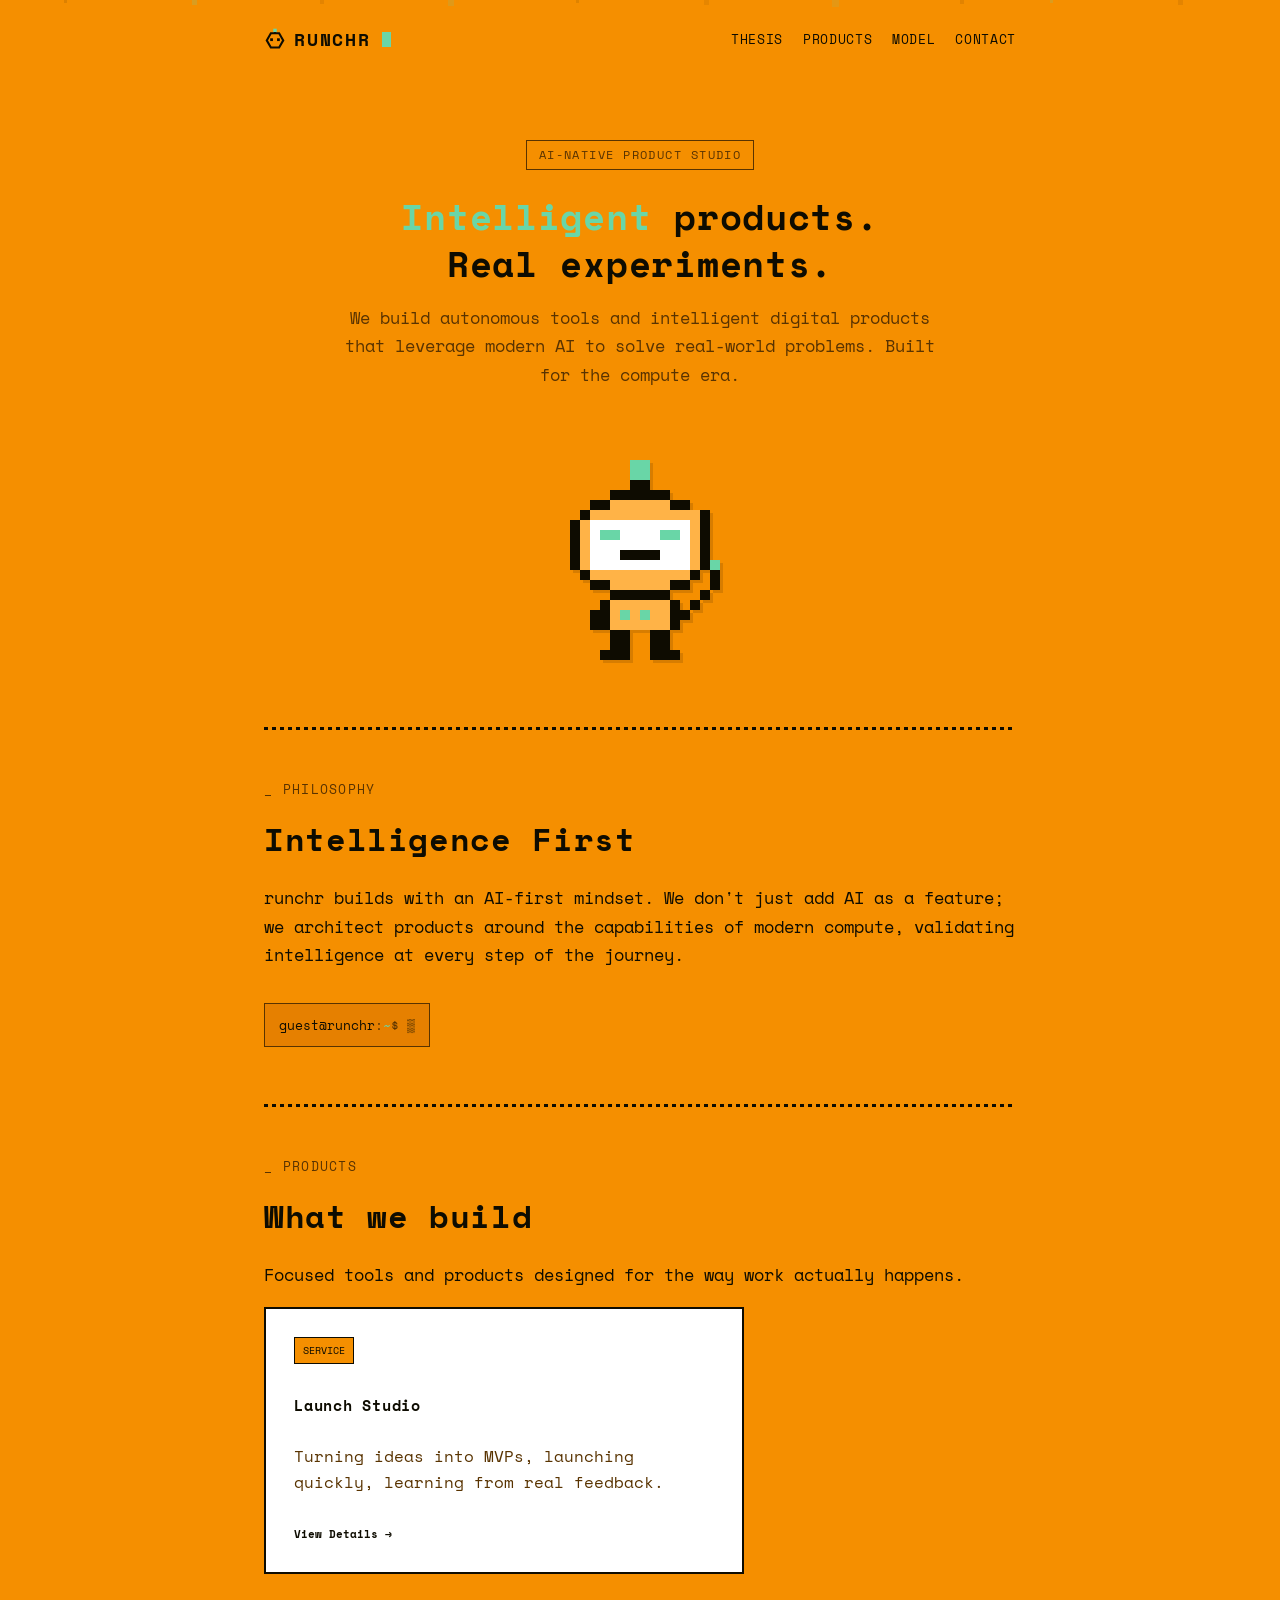
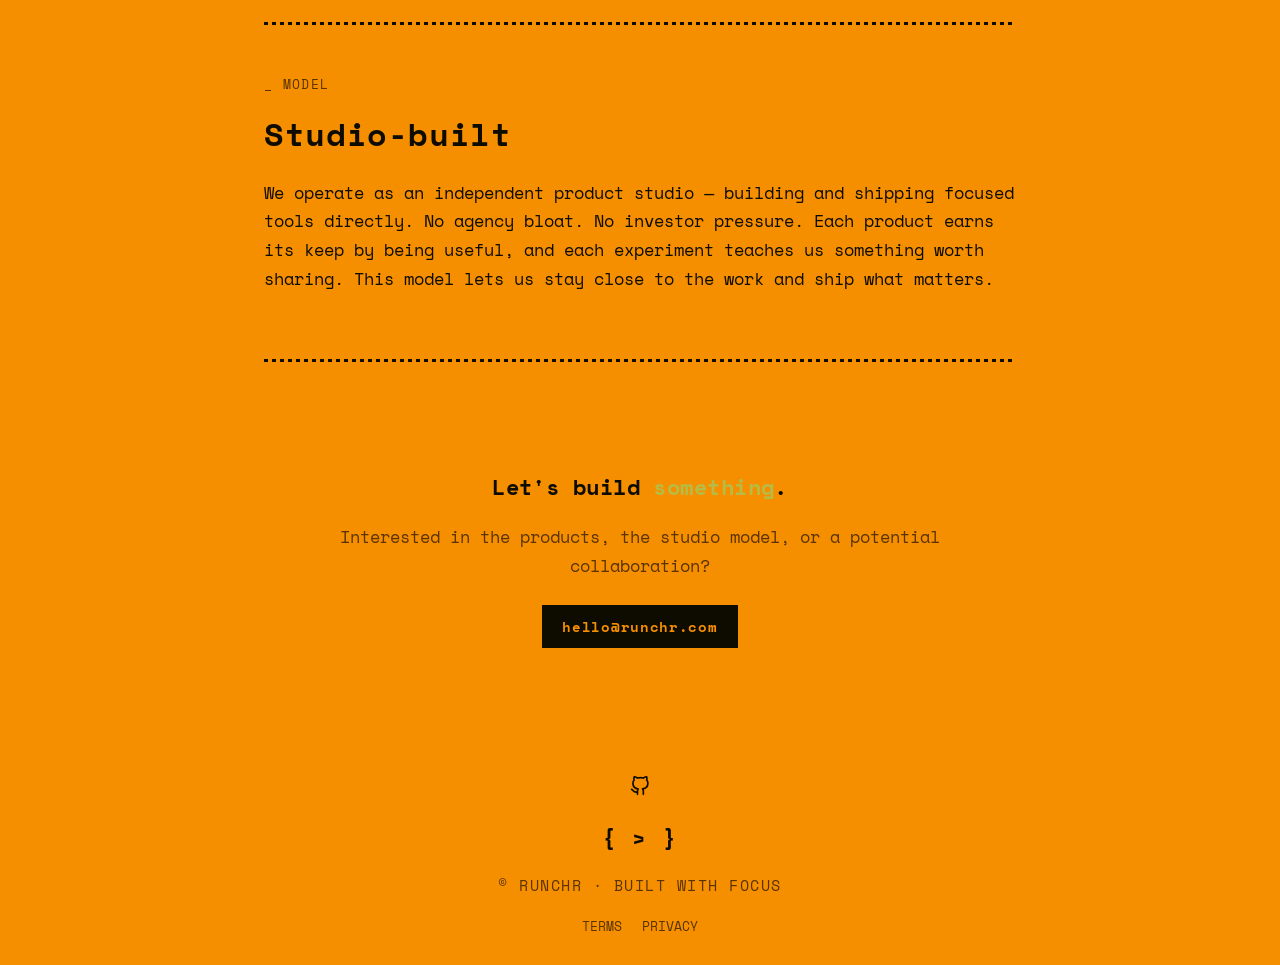
<file: index.html>
<!DOCTYPE html>
<html lang="en">
<head>
<meta charset="UTF-8">
<meta name="viewport" content="width=device-width,initial-scale=1">
<title>⬡ runchr</title>
<meta name="description" content="runchr is an independent product studio building focused tools, products, and experiments.">
<link rel="icon" type="image/svg+xml" href="assets/favicon.svg">
<link rel="stylesheet" href="assets/style.css">
</head>
<body>
<div class="particles">
<span></span><span></span><span></span><span></span><span></span>
<span></span><span></span><span></span><span></span><span></span>
</div>
<div class="wrap">

<header class="site-header">
<a class="logo" href="index.html" aria-label="runchr home">
<svg class="logo-mark" viewBox="0 0 32 32" aria-hidden="true" focusable="false"><rect class="lm-accent" x="13.5" y="1" width="5" height="5"/><rect x="14.5" y="6" width="3" height="2.5" fill="currentColor"/><path d="M28 18L22 28.39L10 28.39L4 18L10 7.61L22 7.61Z" fill="none" stroke="currentColor" stroke-width="3"/><rect x="9" y="15" width="4" height="4" fill="currentColor"/><rect x="19" y="15" width="4" height="4" fill="currentColor"/></svg>
<span>RUNCHR</span><span class="logo-cursor" aria-hidden="true"></span>
</a>
<nav class="nav">
<a href="#thesis">THESIS</a>
<a href="#products">PRODUCTS</a>
<a href="#model">MODEL</a>
<a href="#contact">CONTACT</a>
</nav>
</header>

<main>
<section class="hero">
<div class="hero-badge">AI-NATIVE PRODUCT STUDIO</div>
<h1>
<span class="highlight-accent">Intelligent</span> products.<br>
<span class="highlight-accent-alt">Real</span> experiments.
</h1>
<p class="hero-copy">We build autonomous tools and intelligent digital products that leverage modern AI to solve real-world problems. Built for the compute era.</p>
<picture>
<source srcset="assets/runchr-bot.png" media="(prefers-reduced-motion: reduce)">
<img class="hero-mascot" src="assets/runchr-bot.gif" alt="runchr robot mascot" width="200" height="240">
</picture>
</section>

<div class="pixel-divider"></div>

<section class="thesis-section" id="thesis">
<div class="section-label">_ PHILOSOPHY</div>
<h2 class="section-title">Intelligence First</h2>
<p>runchr builds with an AI-first mindset. We don't just add AI as a feature; we architect products around the capabilities of modern compute, validating intelligence at every step of the journey.</p>
<div class="cmd-prompt">
<span style="color:var(--accent)">guest@runchr</span>:<span style="color:var(--accent-alt)">~</span>$ <span class="cursor-blink">▒</span>
</div>
</section>

<div class="pixel-divider"></div>

<section class="products" id="products">
<div class="section-label">_ PRODUCTS</div>
<h2 class="section-title">What we build</h2>
<p>Focused tools and products designed for the way work actually happens.</p>
<div class="card" style="max-width:480px;">
<div class="badge">SERVICE</div>
<h3>Launch Studio</h3>
<p>Turning ideas into MVPs, launching quickly, learning from real feedback.</p>
<a class="card-link" href="services/launch-studio/index.html">View Details →</a>
</div>
</section>

<div class="pixel-divider"></div>

<section class="model-section" id="model">
<div class="section-label">_ MODEL</div>
<h2 class="section-title">Studio-built</h2>
<p>We operate as an independent product studio — building and shipping focused tools directly. No agency bloat. No investor pressure. Each product earns its keep by being useful, and each experiment teaches us something worth sharing. This model lets us stay close to the work and ship what matters.</p>
</section>

<div class="pixel-divider"></div>

<section class="contact-section" id="contact">
<div class="contact-card">
<h2>Let's build <span style="color:var(--magenta)">something</span>.</h2>
<p>Interested in the products, the studio model, or a potential collaboration?</p>
<a class="contact-email" href="mailto:hello@runchr.com">hello@runchr.com</a>
</div>
</section>
</main>

<footer class="site-footer">
<div class="footer-links">
<a href="https://github.com/runchr-works" target="_blank" rel="noopener" aria-label="GitHub">
<svg width="20" height="20" viewBox="0 0 24 24" fill="none" stroke="currentColor" stroke-width="2" stroke-linecap="round" stroke-linejoin="round"><path d="M9 19c-5 1.5-5-2.5-7-3m14 6v-3.87a3.37 3.37 0 0 0-.94-2.61c3.14-.35 6.44-1.54 6.44-7A5.44 5.44 0 0 0 20 4.77 5.07 5.07 0 0 0 19.91 1S18.73.65 16 2.48a13.38 13.38 0 0 0-7 0C6.27.65 5.09 1 5.09 1A5.07 5.07 0 0 0 5 4.77a5.44 5.44 0 0 0-1.5 3.78c0 5.42 3.3 6.61 6.44 7A3.37 3.37 0 0 0 9 18.13V22"></path></svg>
</a>
</div>
<div class="brand-glyphs" aria-hidden="true">{ <span>&gt;</span> }</div>
<div class="footer-meta">&copy; RUNCHR &middot; BUILT WITH FOCUS</div>
<div class="footer-legal">
<a href="terms/index.html">TERMS</a>
<a href="privacy/index.html">PRIVACY</a>
</div>
</footer>

</div>
</body>
</html>
</file>
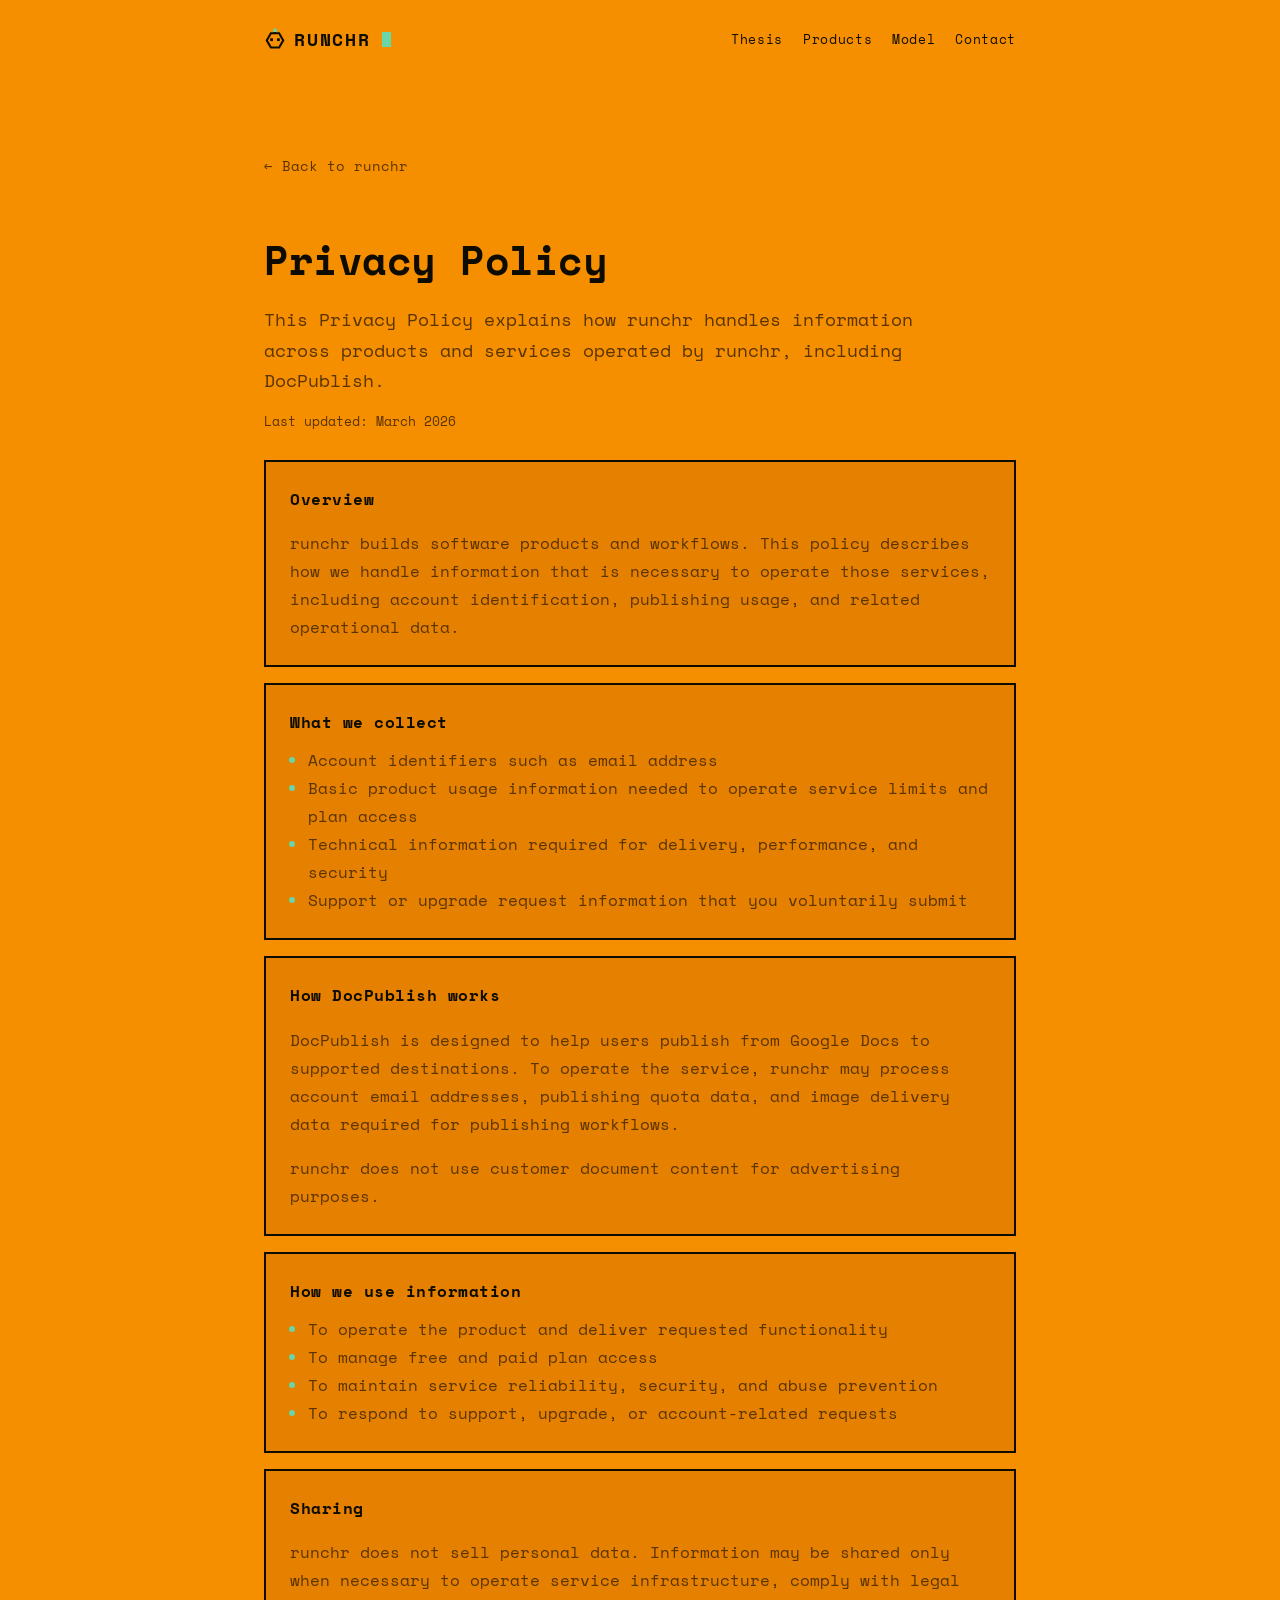
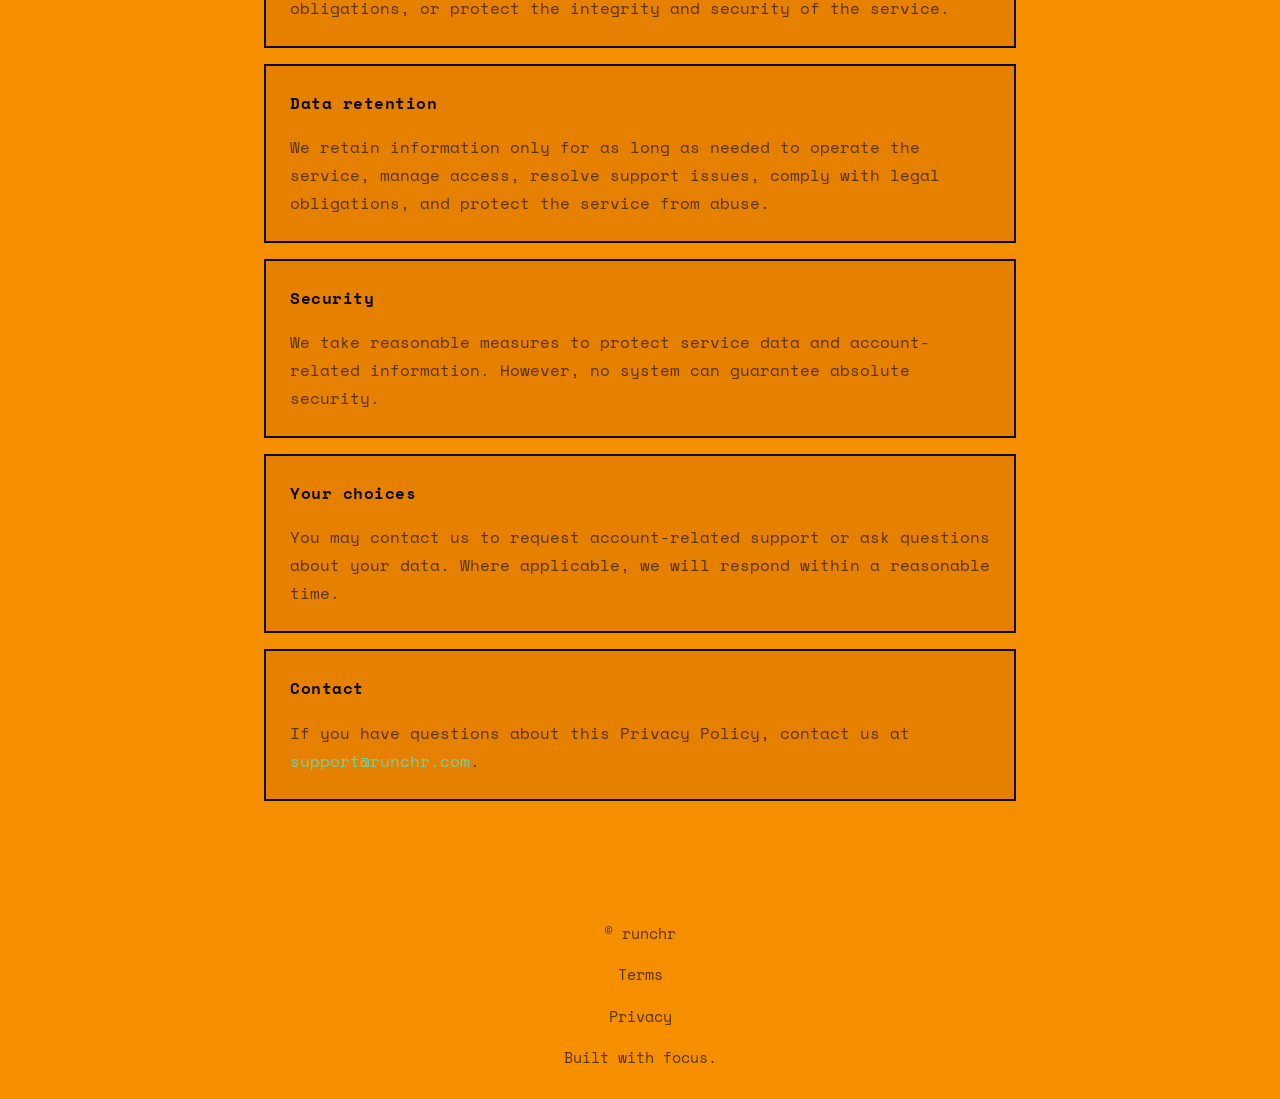
<file: privacy/index.html>
<!DOCTYPE html>
<html lang="en">

<head>
  <meta charset="UTF-8" />
  <meta name="viewport" content="width=device-width,initial-scale=1" />
  <title>Privacy Policy — runchr</title>
  <meta name="description" content="Privacy Policy for services operated by runchr, including DocPublish." />
  <link rel="icon" type="image/svg+xml" href="../assets/favicon.svg" />
  <link rel="stylesheet" href="../assets/style.css" />
    <style>
    .legal-wrap {
      max-width: 860px;
      margin: 0 auto;
      padding: 40px 0 80px;
    }
    .legal-hero { margin: 32px 0 28px; }
    .back-link { display: inline-block; margin-bottom: 20px; color: var(--text-dim); font-size: 14px; }
    .back-link:hover { color: var(--cyan); }
    .eyebrow { font-size: 11px; letter-spacing: 0.08em; text-transform: uppercase; color: var(--yellow); margin-bottom: 10px; font-family: 'Space Mono', monospace; }
    .legal-title { margin: 0 0 10px; font-size: clamp(28px, 4vw, 40px); font-family: 'Space Mono', monospace; letter-spacing: 0.5px; }
    .legal-desc { max-width: 720px; line-height: 1.7; color: var(--text-dim); margin: 0; font-size: 18px; }
    .legal-note { margin-top: 14px; font-size: 13px; color: var(--text-dim); }
    .legal-sections { display: grid; gap: 16px; margin-top: 28px; }
    .legal-card {
      border: 2px solid var(--border);
      padding: 24px;
      background: var(--bg-panel);
      box-shadow: inset -2px -2px 0 0 var(--shadow), inset 2px 2px 0 0 var(--border-hi), -2px -2px 0 0 var(--shadow), 2px 2px 0 0 var(--border-hi);
    }
    .legal-card h2 { margin: 0 0 10px; font-size: 16px; font-family: 'Space Mono', monospace; letter-spacing: 0.5px; }
    .legal-card p, .legal-card li { line-height: 1.75; color: var(--text-dim); font-size: 16px; }
    .legal-card ul { margin: 0; padding-left: 18px; }
    .legal-card li::marker { color: var(--cyan); }
    .legal-card p:last-child, .legal-card ul:last-child { margin-bottom: 0; }
    .legal-card a { color: var(--cyan); }
    .legal-card a:hover { color: var(--magenta); }
    @media (max-width: 720px) {
      .legal-title { font-size: 28px; }
    }
  </style>
</head>

<body>
  <div class="wrap">
    <header class="site-header">
      <a class="logo" href="../index.html" aria-label="runchr home">
        <svg class="logo-mark" viewBox="0 0 32 32" aria-hidden="true" focusable="false"><rect class="lm-accent" x="13.5" y="1" width="5" height="5"/><rect x="14.5" y="6" width="3" height="2.5" fill="currentColor"/><path d="M28 18L22 28.39L10 28.39L4 18L10 7.61L22 7.61Z" fill="none" stroke="currentColor" stroke-width="3"/><rect x="9" y="15" width="4" height="4" fill="currentColor"/><rect x="19" y="15" width="4" height="4" fill="currentColor"/></svg>
<span>RUNCHR</span><span class="logo-cursor" aria-hidden="true"></span>
      </a>
      <nav class="nav">
        <a href="../index.html#thesis">Thesis</a>
        <a href="../index.html#products">Products</a>
        <a href="../index.html#model">Model</a>
        <a href="../index.html#contact">Contact</a>
      </nav>
    </header>

    <main class="legal-wrap">
      <section class="legal-hero">
        <a class="back-link" href="../index.html">← Back to runchr</a>
        <div class="eyebrow">Legal</div>
        <h1 class="legal-title">Privacy Policy</h1>
        <p class="legal-desc">
          This Privacy Policy explains how runchr handles information across products and services
          operated by runchr, including DocPublish.
        </p>
        <div class="legal-note">Last updated: March 2026</div>
      </section>

      <section class="legal-sections">
        <div class="legal-card">
          <h2>Overview</h2>
          <p>
            runchr builds software products and workflows. This policy describes how we handle
            information that is necessary to operate those services, including account identification,
            publishing usage, and related operational data.
          </p>
        </div>

        <div class="legal-card">
          <h2>What we collect</h2>
          <ul>
            <li>Account identifiers such as email address</li>
            <li>Basic product usage information needed to operate service limits and plan access</li>
            <li>Technical information required for delivery, performance, and security</li>
            <li>Support or upgrade request information that you voluntarily submit</li>
          </ul>
        </div>

        <div class="legal-card">
          <h2>How DocPublish works</h2>
          <p>
            DocPublish is designed to help users publish from Google Docs to supported destinations.
            To operate the service, runchr may process account email addresses, publishing quota data,
            and image delivery data required for publishing workflows.
          </p>
          <p>
            runchr does not use customer document content for advertising purposes.
          </p>
        </div>

        <div class="legal-card">
          <h2>How we use information</h2>
          <ul>
            <li>To operate the product and deliver requested functionality</li>
            <li>To manage free and paid plan access</li>
            <li>To maintain service reliability, security, and abuse prevention</li>
            <li>To respond to support, upgrade, or account-related requests</li>
          </ul>
        </div>

        <div class="legal-card">
          <h2>Sharing</h2>
          <p>
            runchr does not sell personal data. Information may be shared only when necessary to
            operate service infrastructure, comply with legal obligations, or protect the integrity
            and security of the service.
          </p>
        </div>

        <div class="legal-card">
          <h2>Data retention</h2>
          <p>
            We retain information only for as long as needed to operate the service, manage access,
            resolve support issues, comply with legal obligations, and protect the service from abuse.
          </p>
        </div>

        <div class="legal-card">
          <h2>Security</h2>
          <p>
            We take reasonable measures to protect service data and account-related information.
            However, no system can guarantee absolute security.
          </p>
        </div>

        <div class="legal-card">
          <h2>Your choices</h2>
          <p>
            You may contact us to request account-related support or ask questions about your data.
            Where applicable, we will respond within a reasonable time.
          </p>
        </div>

        <div class="legal-card">
          <h2>Contact</h2>
          <p>
            If you have questions about this Privacy Policy, contact us at
            <a href="mailto:admin@runchr.com">support@runchr.com</a>.
          </p>
        </div>
      </section>
    </main>

    <footer class="site-footer">
            <span>© runchr</span>
            <span><a href="https://runchr.com/terms">Terms</a></span>
            <span><a href="https://runchr.com/privacy">Privacy</a></span>
            <span>Built with focus.</span>
        </footer>
  </div>
</body>

</html>
</file>
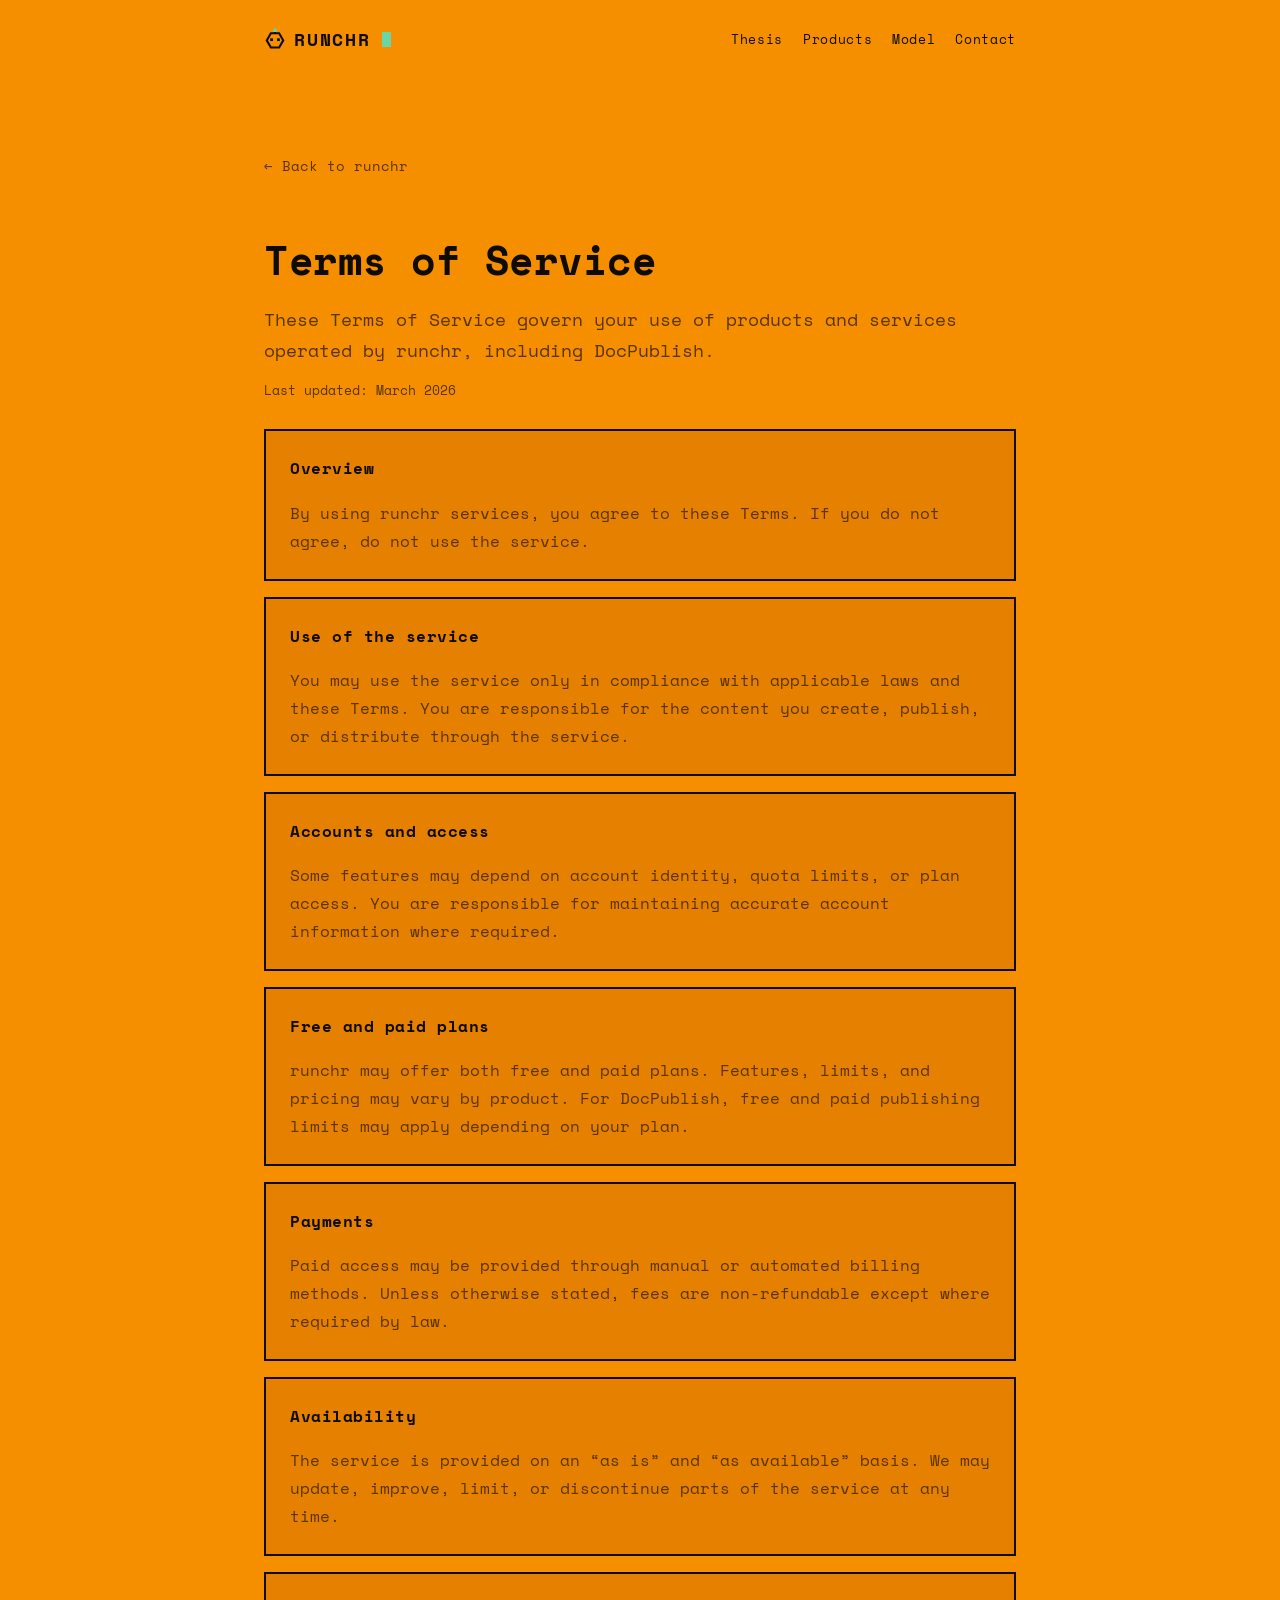
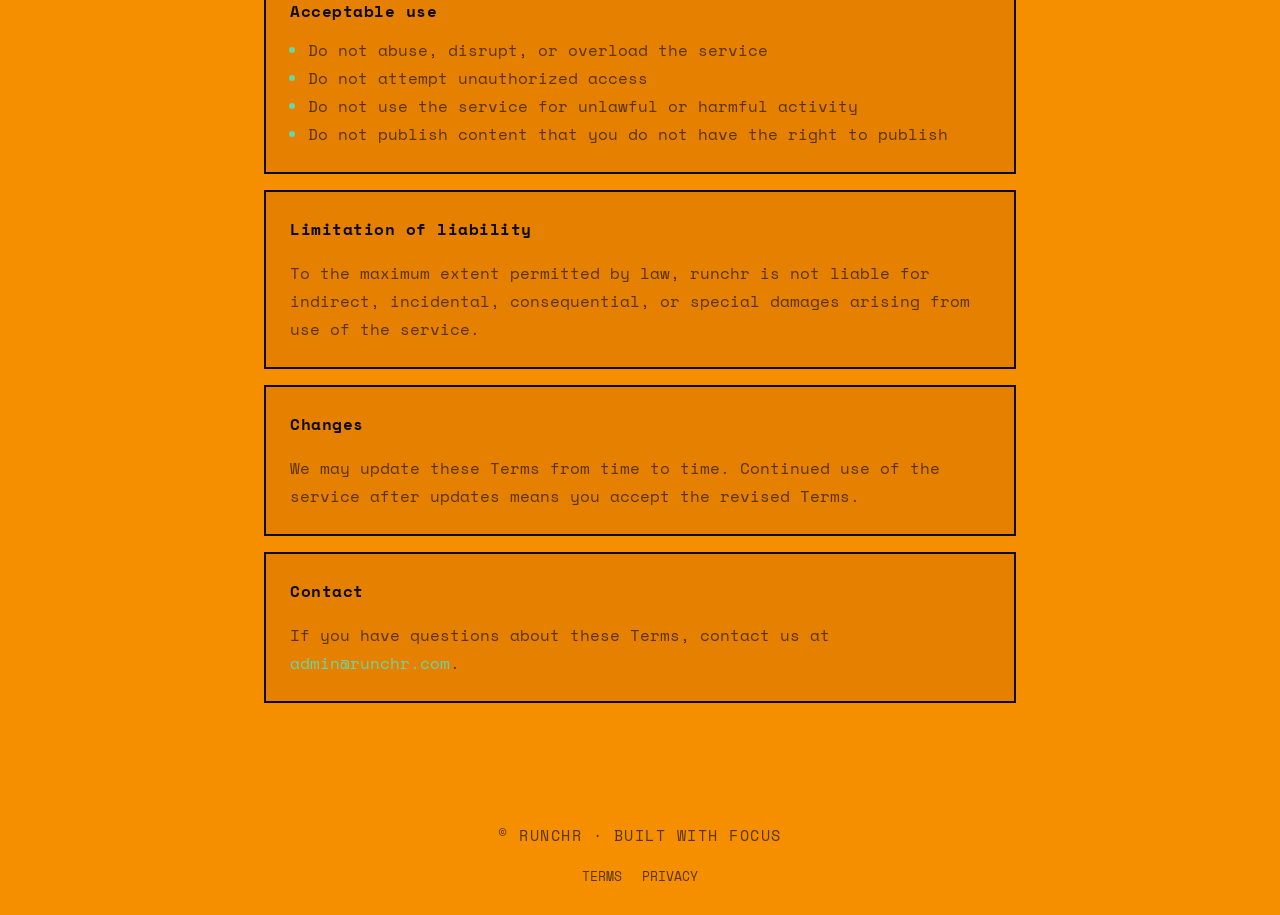
<file: terms/index.html>
<!DOCTYPE html>
<html lang="en">

<head>
  <meta charset="UTF-8" />
  <meta name="viewport" content="width=device-width,initial-scale=1" />
  <title>Terms of Service — runchr</title>
  <meta name="description" content="Terms of Service for services operated by runchr, including DocPublish." />
  <link rel="icon" type="image/svg+xml" href="../assets/favicon.svg" />
  <link rel="stylesheet" href="../assets/style.css" />
    <style>
    .legal-wrap {
      max-width: 860px;
      margin: 0 auto;
      padding: 40px 0 80px;
    }
    .legal-hero { margin: 32px 0 28px; }
    .back-link { display: inline-block; margin-bottom: 20px; color: var(--text-dim); font-size: 14px; }
    .back-link:hover { color: var(--cyan); }
    .eyebrow { font-size: 11px; letter-spacing: 0.08em; text-transform: uppercase; color: var(--yellow); margin-bottom: 10px; font-family: 'Space Mono', monospace; }
    .legal-title { margin: 0 0 10px; font-size: clamp(28px, 4vw, 40px); font-family: 'Space Mono', monospace; letter-spacing: 0.5px; }
    .legal-desc { max-width: 720px; line-height: 1.7; color: var(--text-dim); margin: 0; font-size: 18px; }
    .legal-note { margin-top: 14px; font-size: 13px; color: var(--text-dim); }
    .legal-sections { display: grid; gap: 16px; margin-top: 28px; }
    .legal-card {
      border: 2px solid var(--border);
      padding: 24px;
      background: var(--bg-panel);
      box-shadow: inset -2px -2px 0 0 var(--shadow), inset 2px 2px 0 0 var(--border-hi), -2px -2px 0 0 var(--shadow), 2px 2px 0 0 var(--border-hi);
    }
    .legal-card h2 { margin: 0 0 10px; font-size: 16px; font-family: 'Space Mono', monospace; letter-spacing: 0.5px; }
    .legal-card p, .legal-card li { line-height: 1.75; color: var(--text-dim); font-size: 16px; }
    .legal-card ul { margin: 0; padding-left: 18px; }
    .legal-card li::marker { color: var(--cyan); }
    .legal-card p:last-child, .legal-card ul:last-child { margin-bottom: 0; }
    .legal-card a { color: var(--cyan); }
    .legal-card a:hover { color: var(--magenta); }
    @media (max-width: 720px) {
      .legal-title { font-size: 28px; }
    }
  </style>
</head>

<body>
  <div class="wrap">
    <header class="site-header">
      <a class="logo" href="../index.html" aria-label="runchr home">
        <svg class="logo-mark" viewBox="0 0 32 32" aria-hidden="true" focusable="false"><rect class="lm-accent" x="13.5" y="1" width="5" height="5"/><rect x="14.5" y="6" width="3" height="2.5" fill="currentColor"/><path d="M28 18L22 28.39L10 28.39L4 18L10 7.61L22 7.61Z" fill="none" stroke="currentColor" stroke-width="3"/><rect x="9" y="15" width="4" height="4" fill="currentColor"/><rect x="19" y="15" width="4" height="4" fill="currentColor"/></svg>
<span>RUNCHR</span><span class="logo-cursor" aria-hidden="true"></span>
      </a>
      <nav class="nav">
        <a href="../index.html#thesis">Thesis</a>
        <a href="../index.html#products">Products</a>
        <a href="../index.html#model">Model</a>
        <a href="../index.html#contact">Contact</a>
      </nav>
    </header>

    <main class="legal-wrap">
      <section class="legal-hero">
        <a class="back-link" href="../index.html">← Back to runchr</a>
        <div class="eyebrow">Legal</div>
        <h1 class="legal-title">Terms of Service</h1>
        <p class="legal-desc">
          These Terms of Service govern your use of products and services operated by runchr,
          including DocPublish.
        </p>
        <div class="legal-note">Last updated: March 2026</div>
      </section>

      <section class="legal-sections">
        <div class="legal-card">
          <h2>Overview</h2>
          <p>
            By using runchr services, you agree to these Terms. If you do not agree, do not use the service.
          </p>
        </div>

        <div class="legal-card">
          <h2>Use of the service</h2>
          <p>
            You may use the service only in compliance with applicable laws and these Terms.
            You are responsible for the content you create, publish, or distribute through the service.
          </p>
        </div>

        <div class="legal-card">
          <h2>Accounts and access</h2>
          <p>
            Some features may depend on account identity, quota limits, or plan access.
            You are responsible for maintaining accurate account information where required.
          </p>
        </div>

        <div class="legal-card">
          <h2>Free and paid plans</h2>
          <p>
            runchr may offer both free and paid plans. Features, limits, and pricing may vary by product.
            For DocPublish, free and paid publishing limits may apply depending on your plan.
          </p>
        </div>

        <div class="legal-card">
          <h2>Payments</h2>
          <p>
            Paid access may be provided through manual or automated billing methods. Unless otherwise stated,
            fees are non-refundable except where required by law.
          </p>
        </div>

        <div class="legal-card">
          <h2>Availability</h2>
          <p>
            The service is provided on an “as is” and “as available” basis. We may update, improve,
            limit, or discontinue parts of the service at any time.
          </p>
        </div>

        <div class="legal-card">
          <h2>Acceptable use</h2>
          <ul>
            <li>Do not abuse, disrupt, or overload the service</li>
            <li>Do not attempt unauthorized access</li>
            <li>Do not use the service for unlawful or harmful activity</li>
            <li>Do not publish content that you do not have the right to publish</li>
          </ul>
        </div>

        <div class="legal-card">
          <h2>Limitation of liability</h2>
          <p>
            To the maximum extent permitted by law, runchr is not liable for indirect, incidental,
            consequential, or special damages arising from use of the service.
          </p>
        </div>

        <div class="legal-card">
          <h2>Changes</h2>
          <p>
            We may update these Terms from time to time. Continued use of the service after updates
            means you accept the revised Terms.
          </p>
        </div>

        <div class="legal-card">
          <h2>Contact</h2>
          <p>
            If you have questions about these Terms, contact us at
            <a href="mailto:support@runchr.com">admin@runchr.com</a>.
          </p>
        </div>
      </section>
    </main>

        <footer class="site-footer">
            <div class="footer-meta">© RUNCHR · BUILT WITH FOCUS</div>
            <div class="footer-legal">
                <a href="../terms/index.html">TERMS</a>
                <a href="../privacy/index.html">PRIVACY</a>
            </div>
        </footer>
  </div>
</body>

</html>
</file>
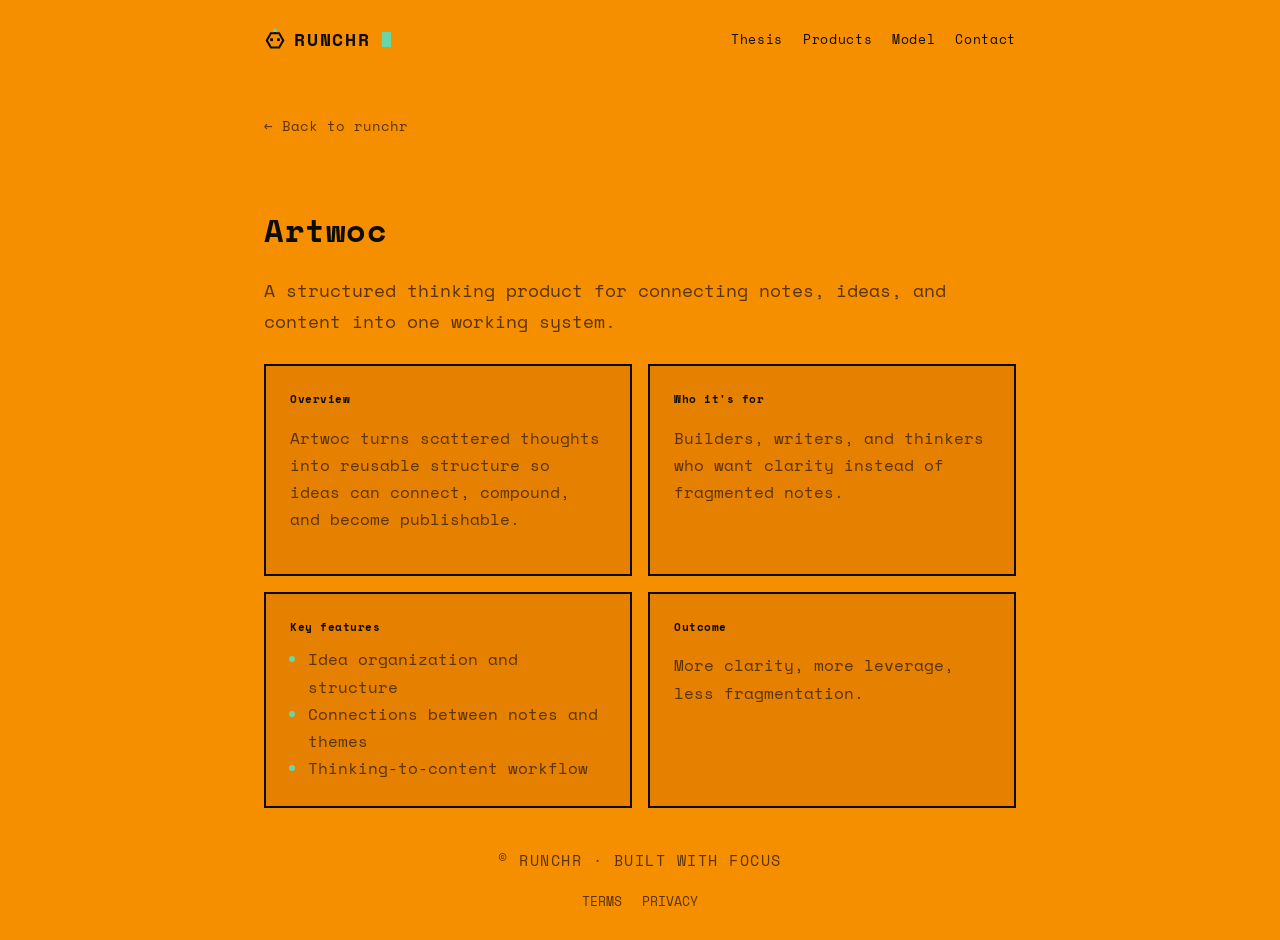
<file: services/artwoc/index.html>
<!DOCTYPE html>
<html lang="en">

<head>
    <meta charset="UTF-8">
    <meta name="viewport" content="width=device-width,initial-scale=1">
    <title>Artwoc — runchr</title>
    <meta name="description"
        content="A structured thinking product for connecting notes, ideas, and content into one working system.">
    <link rel="icon" type="image/svg+xml" href="../../assets/favicon.svg">
    <link rel="stylesheet" href="../../assets/style.css">
<style>
.service-hero { margin: 32px 0 28px; }
.service-title { margin-bottom: 12px; font-family: 'Space Mono', monospace; font-size: clamp(20px, 3vw, 32px); letter-spacing: 0.5px; }
.service-desc { max-width: 760px; line-height: 1.7; font-size: 18px; color: var(--text-dim); }
.eyebrow { font-size: 11px; letter-spacing: 0.08em; text-transform: uppercase; color: var(--yellow); margin-bottom: 10px; font-family: 'Space Mono', monospace; }
.back-link { display: inline-block; margin-bottom: 20px; color: var(--text-dim); font-size: 14px; }
.back-link:hover { color: var(--cyan); }
.service-grid {
  display: grid;
  grid-template-columns: repeat(2, minmax(0, 1fr));
  gap: 16px;
  margin-top: 18px;
}
.service-card {
  border: 2px solid var(--border);
  padding: 24px;
  background: var(--bg-panel);
  box-shadow: inset -2px -2px 0 0 var(--shadow), inset 2px 2px 0 0 var(--border-hi), -2px -2px 0 0 var(--shadow), 2px 2px 0 0 var(--border-hi);
}
.service-card h3 { margin-top: 0; margin-bottom: 10px; font-family: 'Space Mono', monospace; font-size: 11px; letter-spacing: 0.5px; }
.service-card p, .service-card li { line-height: 1.7; color: var(--text-dim); font-size: 16px; }
.service-card ul { margin: 0; padding-left: 18px; }
.service-card li::marker { color: var(--cyan); }
@media (max-width: 700px) {
  .service-grid { grid-template-columns: 1fr; }
}
</style>
</head>

<body>
    <div class="wrap service-wrap">
        <header class="site-header"><a class="logo" href="../../index.html" aria-label="runchr home"><svg class="logo-mark" viewBox="0 0 32 32" aria-hidden="true" focusable="false"><rect class="lm-accent" x="13.5" y="1" width="5" height="5"/><rect x="14.5" y="6" width="3" height="2.5" fill="currentColor"/><path d="M28 18L22 28.39L10 28.39L4 18L10 7.61L22 7.61Z" fill="none" stroke="currentColor" stroke-width="3"/><rect x="9" y="15" width="4" height="4" fill="currentColor"/><rect x="19" y="15" width="4" height="4" fill="currentColor"/></svg>
<span>RUNCHR</span><span class="logo-cursor" aria-hidden="true"></span></a>
            <nav class="nav"><a href="../../index.html#thesis">Thesis</a><a
                    href="../../index.html#products">Products</a><a href="../../index.html#model">Model</a><a
                    href="../../index.html#contact">Contact</a></nav>
        </header>
        <main>
            <section class="service-hero"><a class="back-link" href="../../index.html">← Back to runchr</a>
                <div class="eyebrow">Product</div>
                <h1 class="service-title">Artwoc</h1>
                <p class="service-desc">A structured thinking product for connecting notes, ideas, and content into one
                    working system.</p>
            </section>
            <section class="service-grid">
                <div class="service-card">
                    <h3>Overview</h3>
                    <p>Artwoc turns scattered thoughts into reusable structure so ideas can connect, compound, and
                        become publishable.</p>
                </div>
                <div class="service-card">
                    <h3>Who it's for</h3>
                    <p>Builders, writers, and thinkers who want clarity instead of fragmented notes.</p>
                </div>
                <div class="service-card">
                    <h3>Key features</h3>
                    <ul>
                        <li>Idea organization and structure</li>
                        <li>Connections between notes and themes</li>
                        <li>Thinking-to-content workflow</li>
                    </ul>
                </div>
                <div class="service-card">
                    <h3>Outcome</h3>
                    <p>More clarity, more leverage, less fragmentation.</p>
                </div>
            </section>
        </main>
        <footer class="site-footer">
            <div class="footer-meta">© RUNCHR · BUILT WITH FOCUS</div>
            <div class="footer-legal">
                <a href="../../terms/index.html">TERMS</a>
                <a href="../../privacy/index.html">PRIVACY</a>
            </div>
        </footer>
    </div>
</body>

</html>
</file>
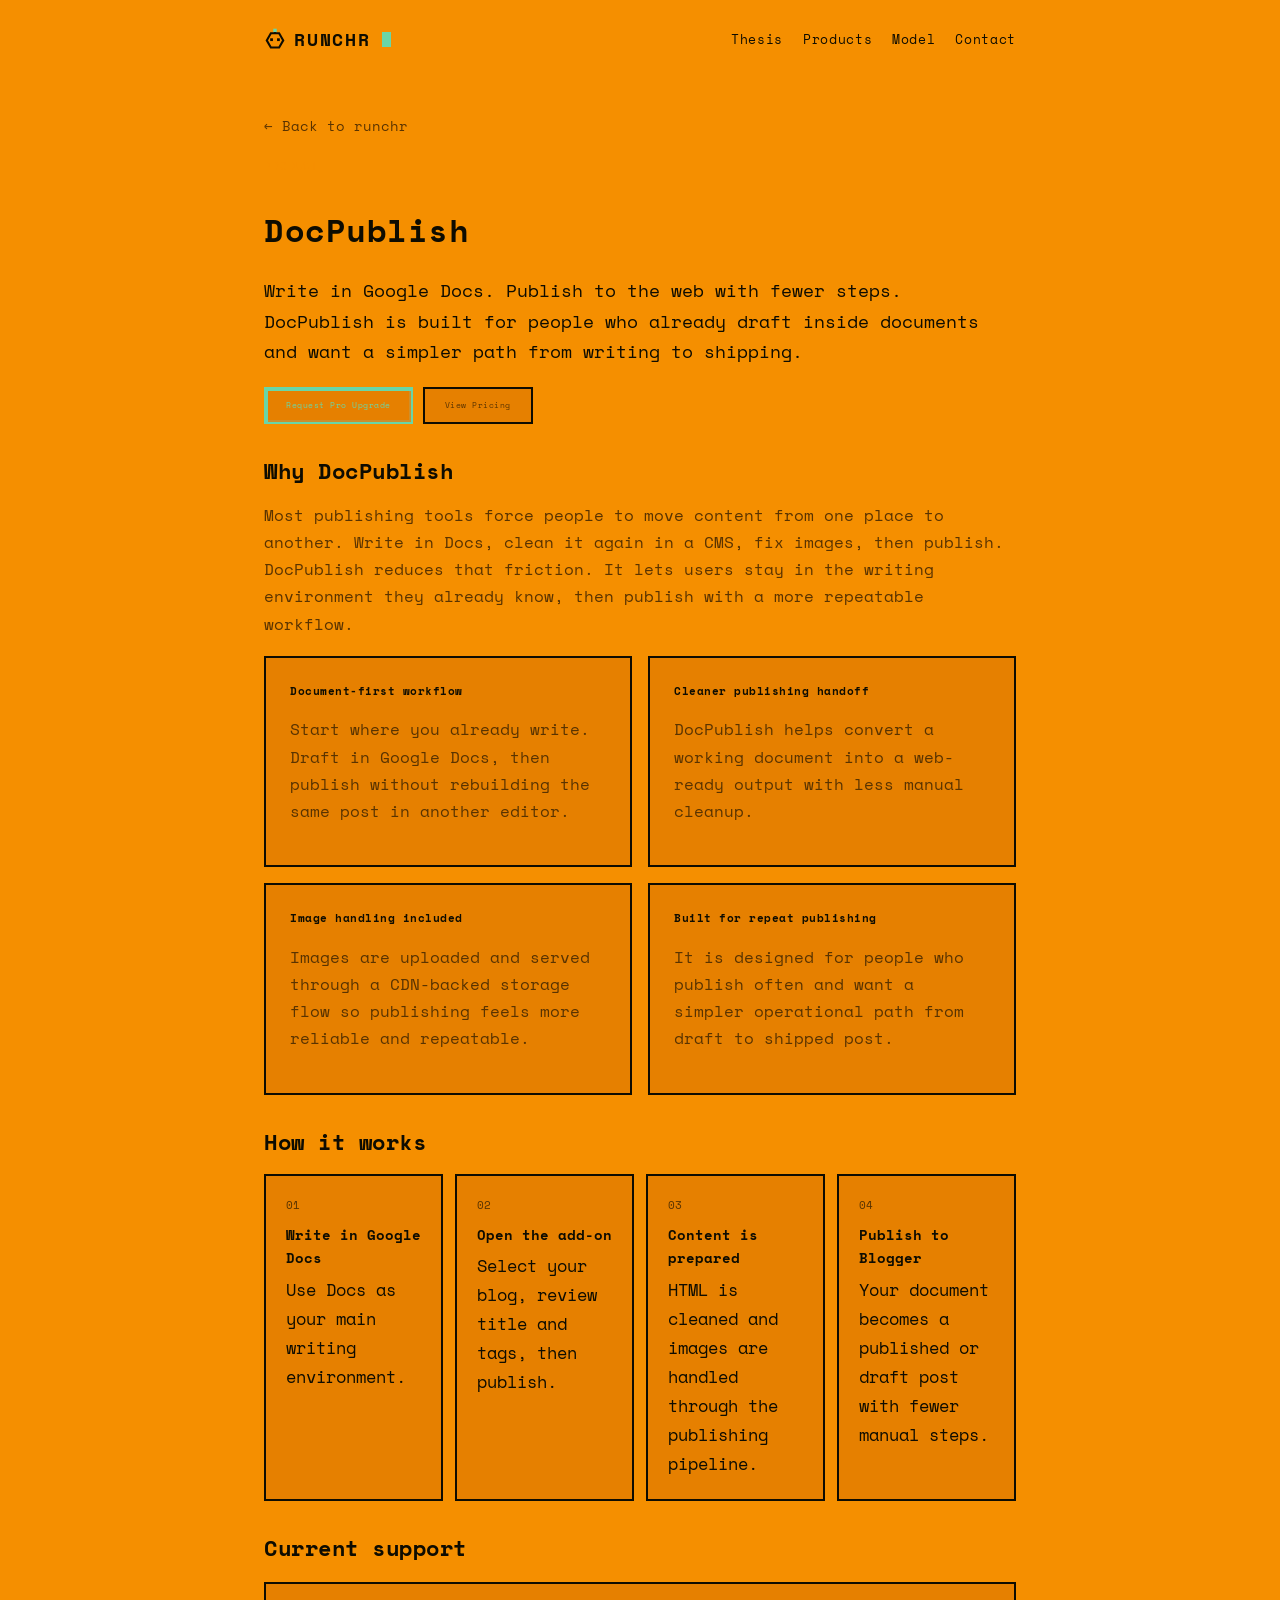
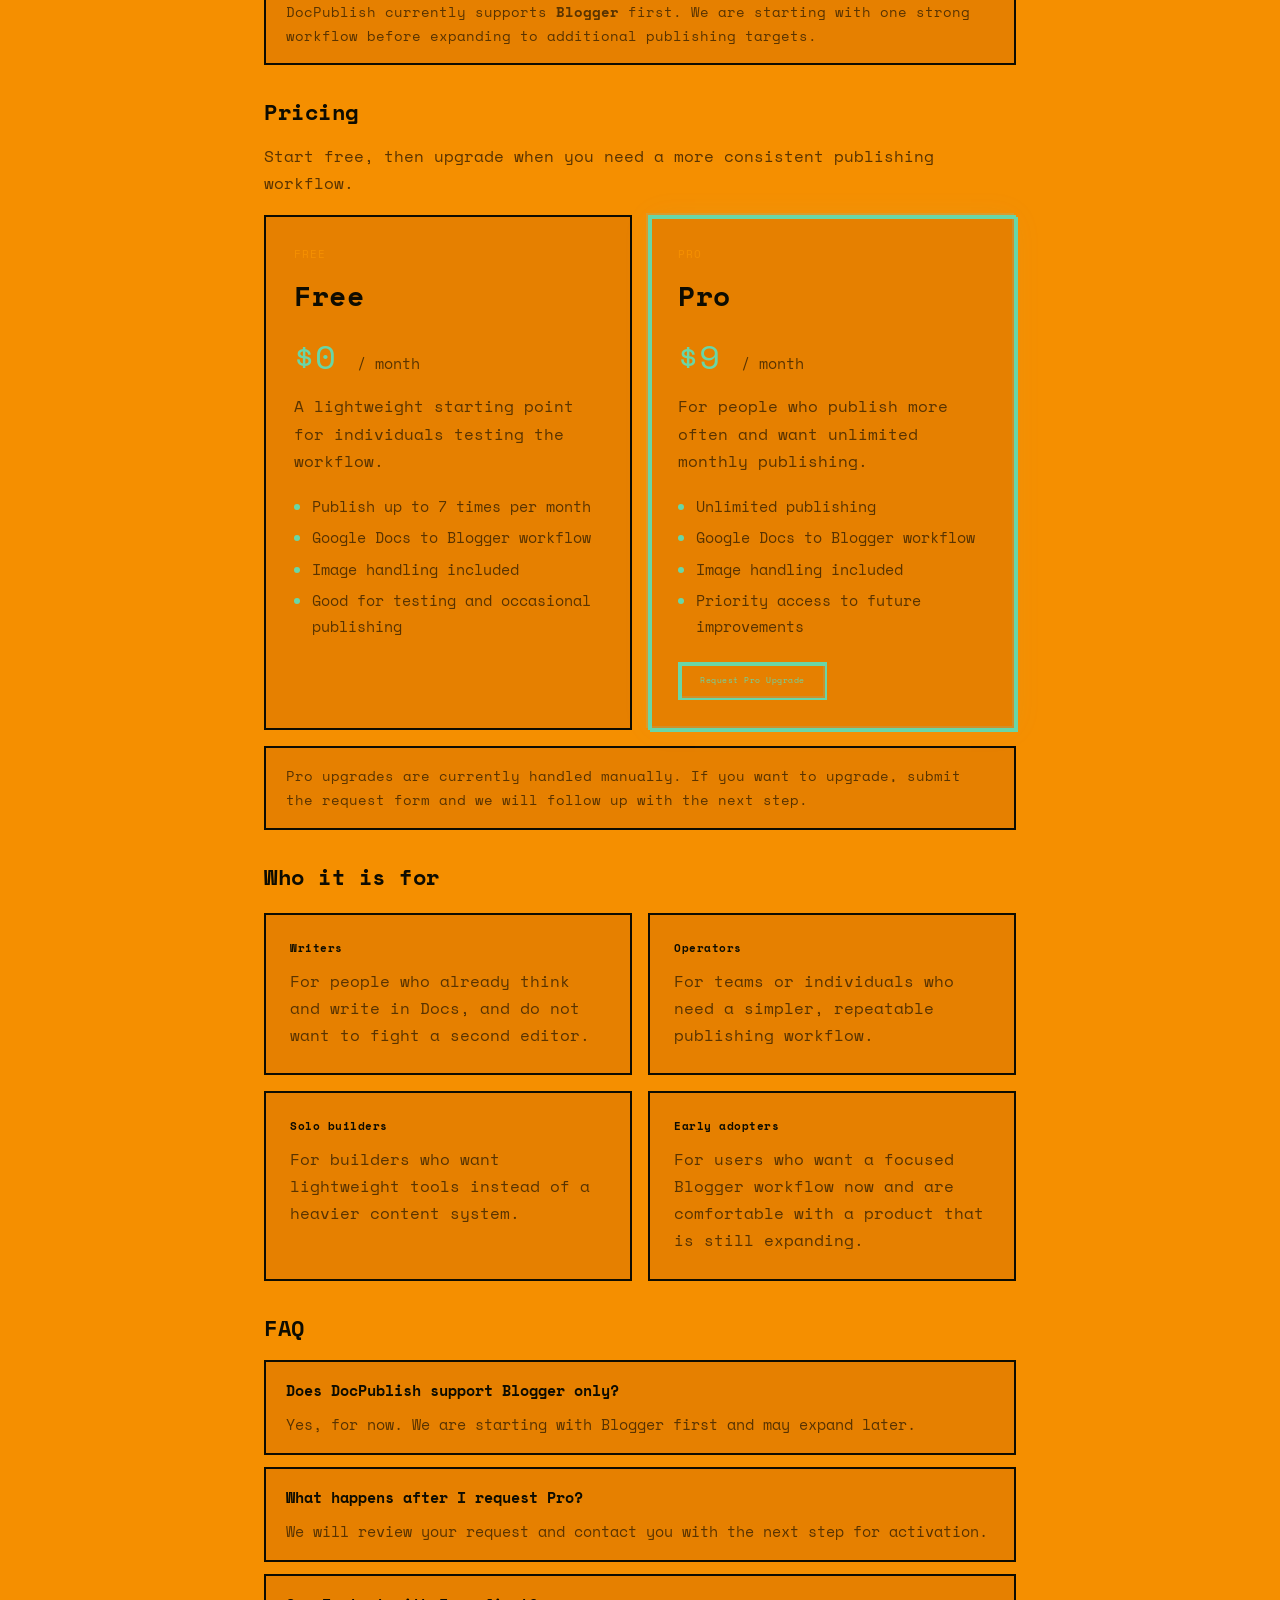
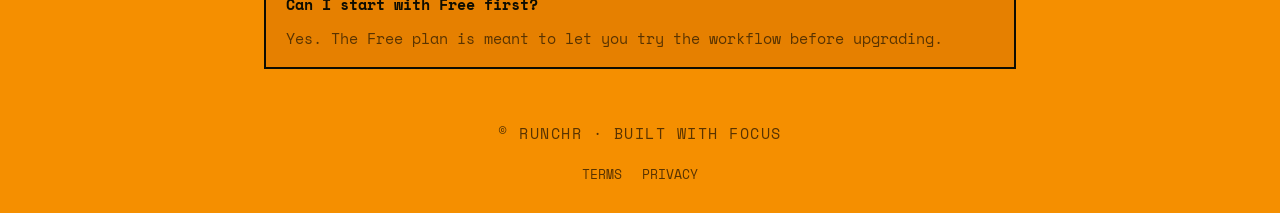
<file: services/docpublish/index.html>
<!DOCTYPE html>
<html lang="en">

<head>
  <meta charset="UTF-8" />
  <meta name="viewport" content="width=device-width,initial-scale=1" />
  <title>DocPublish — runchr</title>
  <meta
    name="description"
    content="Write in Google Docs. Publish to Blogger with fewer steps. DocPublish helps turn documents into publishable web posts."
  />
  <link rel="icon" type="image/svg+xml" href="../../assets/favicon.svg" />
  <link rel="stylesheet" href="../../assets/style.css" />
    <style>
    .service-hero { margin: 32px 0 28px; }
    .service-title { margin-bottom: 12px; font-family: 'Space Mono', monospace; font-size: clamp(20px, 3vw, 32px); letter-spacing: 0.5px; }
    .service-desc { max-width: 760px; line-height: 1.7; font-size: 18px; }
    .eyebrow { font-size: 11px; letter-spacing: 0.08em; text-transform: uppercase; color: var(--yellow); margin-bottom: 10px; font-family: 'Space Mono', monospace; }
    .back-link { display: inline-block; margin-bottom: 20px; color: var(--text-dim); font-size: 14px; }
    .back-link:hover { color: var(--cyan); }
    .doc-section { margin-top: 28px; }
    .doc-section h2 { margin: 0 0 12px; font-size: 22px; font-family: 'Space Mono', monospace; letter-spacing: 0.5px; }
    .doc-section p { line-height: 1.7; margin: 0; color: var(--text-dim); font-size: 16px; }
    .service-grid {
      display: grid;
      grid-template-columns: repeat(2, minmax(0, 1fr));
      gap: 16px;
      margin-top: 18px;
    }
    .service-card {
      border: 2px solid var(--border);
      padding: 24px;
      background: var(--bg-panel);
      box-shadow: inset -2px -2px 0 0 var(--shadow), inset 2px 2px 0 0 var(--border-hi), -2px -2px 0 0 var(--shadow), 2px 2px 0 0 var(--border-hi);
    }
    .service-card h3 { margin-top: 0; margin-bottom: 10px; font-family: 'Space Mono', monospace; font-size: 11px; letter-spacing: 0.5px; }
    .service-card p, .service-card li { line-height: 1.7; color: var(--text-dim); font-size: 16px; }
    .service-card ul { margin: 0; padding-left: 18px; }
    .service-card li::marker { color: var(--cyan); }
    .flow-row {
      display: grid;
      grid-template-columns: repeat(4, minmax(0, 1fr));
      gap: 12px;
      margin-top: 14px;
    }
    .flow-step {
      border: 2px solid var(--border);
      padding: 20px;
      background: var(--bg-panel);
      box-shadow: inset -2px -2px 0 0 var(--shadow), inset 2px 2px 0 0 var(--border-hi), -2px -2px 0 0 var(--shadow), 2px 2px 0 0 var(--border-hi);
    }
    .flow-step .step-num { font-size: 11px; color: var(--text-dim); margin-bottom: 8px; font-family: 'Space Mono', monospace; }
    .flow-step strong { display: block; margin-bottom: 6px; font-size: 14px; }
    .flow-step p { margin: 0; color: var(--text-dim); font-size: 14px; }
    .pricing-grid {
      display: grid;
      grid-template-columns: repeat(2, minmax(0, 1fr));
      gap: 16px;
      margin-top: 18px;
    }
    .price-card {
      border: 2px solid var(--border);
      padding: 28px;
      background: var(--bg-panel);
      box-shadow: inset -2px -2px 0 0 var(--shadow), inset 2px 2px 0 0 var(--border-hi), -2px -2px 0 0 var(--shadow), 2px 2px 0 0 var(--border-hi);
    }
    .price-card.featured {
      border-color: var(--cyan);
      box-shadow: inset -2px -2px 0 0 rgba(111,200,216,0.2), inset 2px 2px 0 0 var(--cyan), -2px -2px 0 0 rgba(111,200,216,0.2), 2px 2px 0 0 var(--cyan), 0 0 30px rgba(111,200,216,0.05);
    }
    .plan-label { font-size: 11px; text-transform: uppercase; letter-spacing: 0.08em; color: var(--yellow); margin-bottom: 8px; font-family: 'Space Mono', monospace; }
    .plan-name { font-size: 28px; margin: 0 0 8px; font-family: 'Space Mono', monospace; letter-spacing: 0.5px; }
    .plan-price { font-size: 34px; margin-bottom: 8px; color: var(--cyan); font-family: 'Space Mono', monospace; }
    .plan-price span { font-size: 15px; color: var(--text-dim); }
    .plan-desc { color: var(--text-dim); font-size: 16px; margin-bottom: 16px; }
    .price-card ul { margin: 0; padding-left: 18px; }
    .price-card ul li { color: var(--text-dim); font-size: 15px; padding: 3px 0; }
    .price-card ul li::marker { color: var(--cyan); }
    .cta-row { margin-top: 20px; }
    .cta-btn {
      display: inline-block;
      padding: 10px 20px;
      font-family: 'Space Mono', monospace;
      font-size: 8px;
      color: var(--text-dim);
      border: 2px solid var(--border);
      background: var(--bg-panel);
      text-decoration: none;
      letter-spacing: 0.5px;
      box-shadow: inset -2px -2px 0 0 var(--shadow), inset 2px 2px 0 0 var(--border-hi);
      transition: 0.15s;
    }
    .cta-btn.primary {
      color: var(--cyan);
      border-color: var(--cyan);
      box-shadow: inset -2px -2px 0 0 rgba(111,200,216,0.2), inset 2px 2px 0 0 var(--cyan);
    }
    .cta-btn:hover {
      color: var(--magenta);
      border-color: var(--magenta);
      box-shadow: inset -2px -2px 0 0 rgba(184,148,212,0.2), inset 2px 2px 0 0 var(--magenta);
    }
    .note-box {
      margin-top: 16px;
      padding: 16px 20px;
      border: 2px solid var(--border);
      background: var(--bg-panel);
      color: var(--text-dim);
      font-size: 14px;
      line-height: 1.7;
    }
    .faq-list { margin-top: 14px; }
    .faq-item {
      padding: 16px 20px;
      border: 2px solid var(--border);
      margin-bottom: 12px;
      background: var(--bg-panel);
    }
    .faq-item strong { display: block; margin-bottom: 8px; font-size: 15px; }
    .faq-item div { color: var(--text-dim); font-size: 15px; line-height: 1.7; }
    @media (max-width: 700px) {
      .service-grid { grid-template-columns: 1fr; }
      .pricing-grid { grid-template-columns: 1fr; }
      .flow-row { grid-template-columns: repeat(2, minmax(0, 1fr)); }
    }
  </style>
</head>

<body>
  <div class="wrap service-wrap">
    <header class="site-header">
      <a class="logo" href="../../index.html" aria-label="runchr home">
        <svg class="logo-mark" viewBox="0 0 32 32" aria-hidden="true" focusable="false"><rect class="lm-accent" x="13.5" y="1" width="5" height="5"/><rect x="14.5" y="6" width="3" height="2.5" fill="currentColor"/><path d="M28 18L22 28.39L10 28.39L4 18L10 7.61L22 7.61Z" fill="none" stroke="currentColor" stroke-width="3"/><rect x="9" y="15" width="4" height="4" fill="currentColor"/><rect x="19" y="15" width="4" height="4" fill="currentColor"/></svg>
<span>RUNCHR</span><span class="logo-cursor" aria-hidden="true"></span>
      </a>
      <nav class="nav">
        <a href="../../index.html#thesis">Thesis</a>
        <a href="../../index.html#products">Products</a>
        <a href="../../index.html#model">Model</a>
        <a href="../../index.html#contact">Contact</a>
      </nav>
    </header>

    <main>
      <section class="service-hero">
        <a class="back-link" href="../../index.html">← Back to runchr</a>
        <div class="eyebrow">Product</div>
        <h1 class="service-title">DocPublish</h1>
        <p class="service-desc">
          Write in Google Docs. Publish to the web with fewer steps.
          DocPublish is built for people who already draft inside documents
          and want a simpler path from writing to shipping.
        </p>

        <div class="cta-row">
          <a class="cta-btn primary" href="https://docs.google.com/forms/d/e/1FAIpQLSf2SHWmqT7J-WecKz76b5r_UC9Yv3RyWZ2T-7uj5kUp1cZzZg/viewform" target="_blank" rel="noopener noreferrer">
            Request Pro Upgrade
          </a>
          <a class="cta-btn secondary" href="#pricing">
            View Pricing
          </a>
        </div>
      </section>

      <section class="doc-section">
        <h2>Why DocPublish</h2>
        <p>
          Most publishing tools force people to move content from one place to another.
          Write in Docs, clean it again in a CMS, fix images, then publish.
          DocPublish reduces that friction. It lets users stay in the writing environment
          they already know, then publish with a more repeatable workflow.
        </p>
      </section>

      <section class="service-grid">
        <div class="service-card">
          <h3>Document-first workflow</h3>
          <p>
            Start where you already write. Draft in Google Docs, then publish without rebuilding the same post in another editor.
          </p>
        </div>

        <div class="service-card">
          <h3>Cleaner publishing handoff</h3>
          <p>
            DocPublish helps convert a working document into a web-ready output with less manual cleanup.
          </p>
        </div>

        <div class="service-card">
          <h3>Image handling included</h3>
          <p>
            Images are uploaded and served through a CDN-backed storage flow so publishing feels more reliable and repeatable.
          </p>
        </div>

        <div class="service-card">
          <h3>Built for repeat publishing</h3>
          <p>
            It is designed for people who publish often and want a simpler operational path from draft to shipped post.
          </p>
        </div>
      </section>

      <section class="doc-section">
        <h2>How it works</h2>
        <div class="flow-row">
          <div class="flow-step">
            <div class="step-num">01</div>
            <strong>Write in Google Docs</strong>
            <div>Use Docs as your main writing environment.</div>
          </div>
          <div class="flow-step">
            <div class="step-num">02</div>
            <strong>Open the add-on</strong>
            <div>Select your blog, review title and tags, then publish.</div>
          </div>
          <div class="flow-step">
            <div class="step-num">03</div>
            <strong>Content is prepared</strong>
            <div>HTML is cleaned and images are handled through the publishing pipeline.</div>
          </div>
          <div class="flow-step">
            <div class="step-num">04</div>
            <strong>Publish to Blogger</strong>
            <div>Your document becomes a published or draft post with fewer manual steps.</div>
          </div>
        </div>
      </section>

      <section class="doc-section">
        <h2>Current support</h2>
        <div class="note-box">
          DocPublish currently supports <strong>Blogger</strong> first.
          We are starting with one strong workflow before expanding to additional publishing targets.
        </div>
      </section>

      <section class="doc-section" id="pricing">
        <h2>Pricing</h2>
        <p>
          Start free, then upgrade when you need a more consistent publishing workflow.
        </p>

        <div class="pricing-grid">
          <div class="price-card">
            <div class="plan-label">Free</div>
            <h3 class="plan-name">Free</h3>
            <div class="plan-price">$0 <span>/ month</span></div>
            <div class="plan-desc">
              A lightweight starting point for individuals testing the workflow.
            </div>
            <ul>
              <li>Publish up to 7 times per month</li>
              <li>Google Docs to Blogger workflow</li>
              <li>Image handling included</li>
              <li>Good for testing and occasional publishing</li>
            </ul>
          </div>

          <div class="price-card featured">
            <div class="plan-label">Pro</div>
            <h3 class="plan-name">Pro</h3>
            <div class="plan-price">$9 <span>/ month</span></div>
            <div class="plan-desc">
              For people who publish more often and want unlimited monthly publishing.
            </div>
            <ul>
              <li>Unlimited publishing</li>
              <li>Google Docs to Blogger workflow</li>
              <li>Image handling included</li>
              <li>Priority access to future improvements</li>
            </ul>
            <div class="cta-row">
              <a class="cta-btn primary" href="https://docs.google.com/forms/d/e/1FAIpQLSf2SHWmqT7J-WecKz76b5r_UC9Yv3RyWZ2T-7uj5kUp1cZzZg/viewform" target="_blank" rel="noopener noreferrer">
                Request Pro Upgrade
              </a>
            </div>
          </div>
        </div>

        <div class="note-box">
          Pro upgrades are currently handled manually.
          If you want to upgrade, submit the request form and we will follow up with the next step.
        </div>
      </section>

      <section class="doc-section">
        <h2>Who it is for</h2>
        <div class="service-grid">
          <div class="service-card">
            <h3>Writers</h3>
            <p>
              For people who already think and write in Docs, and do not want to fight a second editor.
            </p>
          </div>
          <div class="service-card">
            <h3>Operators</h3>
            <p>
              For teams or individuals who need a simpler, repeatable publishing workflow.
            </p>
          </div>
          <div class="service-card">
            <h3>Solo builders</h3>
            <p>
              For builders who want lightweight tools instead of a heavier content system.
            </p>
          </div>
          <div class="service-card">
            <h3>Early adopters</h3>
            <p>
              For users who want a focused Blogger workflow now and are comfortable with a product that is still expanding.
            </p>
          </div>
        </div>
      </section>

      <section class="doc-section">
        <h2>FAQ</h2>
        <div class="faq-list">
          <div class="faq-item">
            <strong>Does DocPublish support Blogger only?</strong>
            <div>
              Yes, for now. We are starting with Blogger first and may expand later.
            </div>
          </div>

          <div class="faq-item">
            <strong>What happens after I request Pro?</strong>
            <div>
              We will review your request and contact you with the next step for activation.
            </div>
          </div>

          <div class="faq-item">
            <strong>Can I start with Free first?</strong>
            <div>
              Yes. The Free plan is meant to let you try the workflow before upgrading.
            </div>
          </div>
        </div>
      </section>
    </main>

        <footer class="site-footer">
            <div class="footer-meta">© RUNCHR · BUILT WITH FOCUS</div>
            <div class="footer-legal">
                <a href="../../terms/index.html">TERMS</a>
                <a href="../../privacy/index.html">PRIVACY</a>
            </div>
        </footer>
  </div>
</body>

</html>
</file>
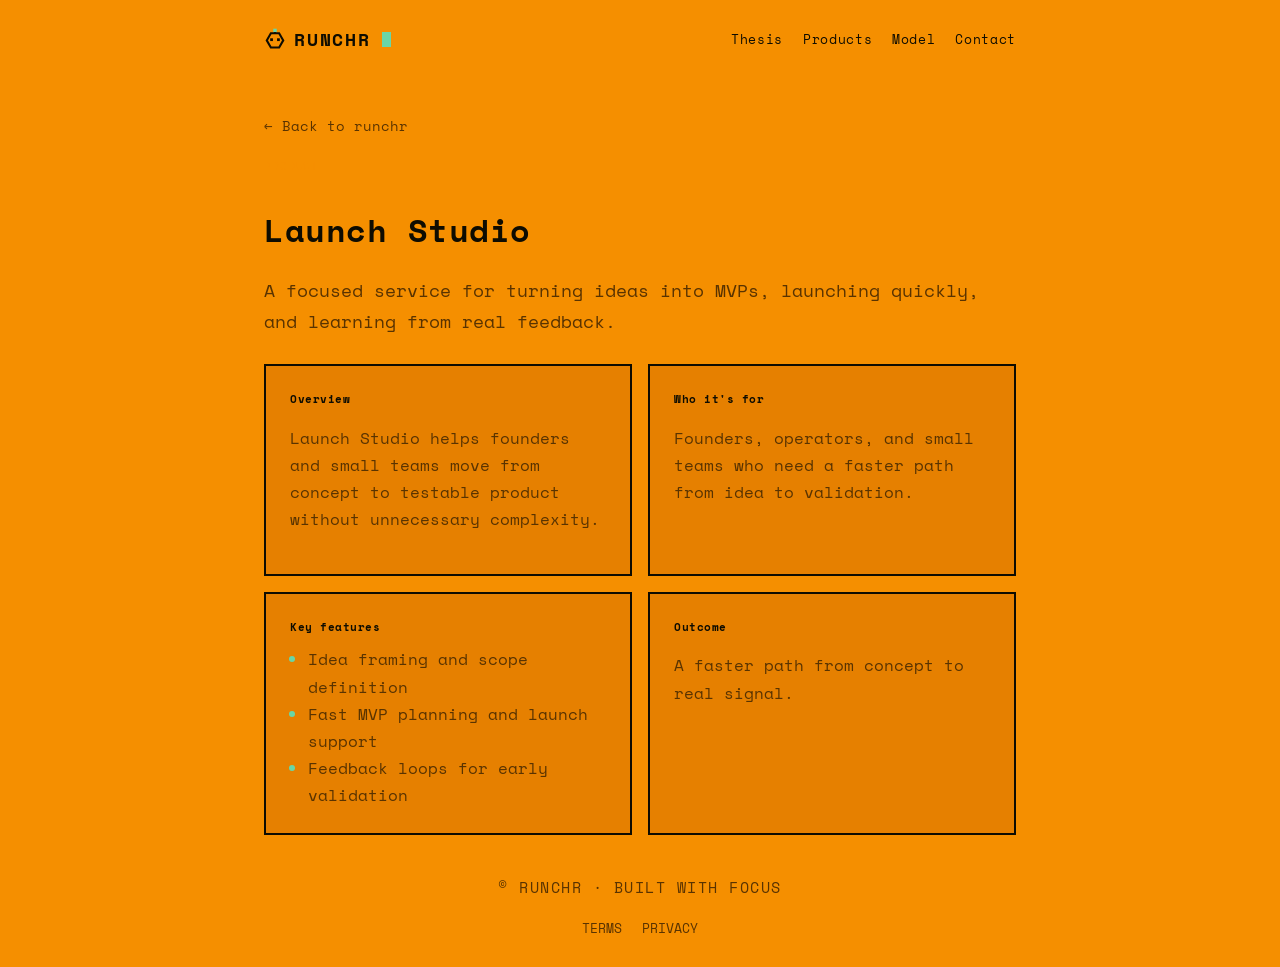
<file: services/launch-studio/index.html>
<!DOCTYPE html>
<html lang="en">

<head>
    <meta charset="UTF-8">
    <meta name="viewport" content="width=device-width,initial-scale=1">
    <title>Launch Studio — runchr</title>
    <meta name="description"
        content="A focused service for turning ideas into MVPs, launching quickly, and learning from real feedback.">
    <link rel="icon" type="image/svg+xml" href="../../assets/favicon.svg">
    <link rel="stylesheet" href="../../assets/style.css">
<style>
.service-hero { margin: 32px 0 28px; }
.service-title { margin-bottom: 12px; font-family: 'Space Mono', monospace; font-size: clamp(20px, 3vw, 32px); letter-spacing: 0.5px; }
.service-desc { max-width: 760px; line-height: 1.7; font-size: 18px; color: var(--text-dim); }
.eyebrow { font-size: 11px; letter-spacing: 0.08em; text-transform: uppercase; color: var(--yellow); margin-bottom: 10px; font-family: 'Space Mono', monospace; }
.back-link { display: inline-block; margin-bottom: 20px; color: var(--text-dim); font-size: 14px; }
.back-link:hover { color: var(--cyan); }
.service-grid {
  display: grid;
  grid-template-columns: repeat(2, minmax(0, 1fr));
  gap: 16px;
  margin-top: 18px;
}
.service-card {
  border: 2px solid var(--border);
  padding: 24px;
  background: var(--bg-panel);
  box-shadow: inset -2px -2px 0 0 var(--shadow), inset 2px 2px 0 0 var(--border-hi), -2px -2px 0 0 var(--shadow), 2px 2px 0 0 var(--border-hi);
}
.service-card h3 { margin-top: 0; margin-bottom: 10px; font-family: 'Space Mono', monospace; font-size: 11px; letter-spacing: 0.5px; }
.service-card p, .service-card li { line-height: 1.7; color: var(--text-dim); font-size: 16px; }
.service-card ul { margin: 0; padding-left: 18px; }
.service-card li::marker { color: var(--cyan); }
@media (max-width: 700px) {
  .service-grid { grid-template-columns: 1fr; }
}
</style>
</head>

<body>
    <div class="wrap service-wrap">
        <header class="site-header"><a class="logo" href="../../index.html" aria-label="runchr home"><svg class="logo-mark" viewBox="0 0 32 32" aria-hidden="true" focusable="false"><rect class="lm-accent" x="13.5" y="1" width="5" height="5"/><rect x="14.5" y="6" width="3" height="2.5" fill="currentColor"/><path d="M28 18L22 28.39L10 28.39L4 18L10 7.61L22 7.61Z" fill="none" stroke="currentColor" stroke-width="3"/><rect x="9" y="15" width="4" height="4" fill="currentColor"/><rect x="19" y="15" width="4" height="4" fill="currentColor"/></svg>
<span>RUNCHR</span><span class="logo-cursor" aria-hidden="true"></span></a>
            <nav class="nav"><a href="../../index.html#thesis">Thesis</a><a
                    href="../../index.html#products">Products</a><a href="../../index.html#model">Model</a><a
                    href="../../index.html#contact">Contact</a></nav>
        </header>
        <main>
            <section class="service-hero"><a class="back-link" href="../../index.html">← Back to runchr</a>
                <div class="eyebrow">Product</div>
                <h1 class="service-title">Launch Studio</h1>
                <p class="service-desc">A focused service for turning ideas into MVPs, launching quickly, and learning
                    from real feedback.</p>
            </section>
            <section class="service-grid">
                <div class="service-card">
                    <h3>Overview</h3>
                    <p>Launch Studio helps founders and small teams move from concept to testable product without
                        unnecessary complexity.</p>
                </div>
                <div class="service-card">
                    <h3>Who it's for</h3>
                    <p>Founders, operators, and small teams who need a faster path from idea to validation.</p>
                </div>
                <div class="service-card">
                    <h3>Key features</h3>
                    <ul>
                        <li>Idea framing and scope definition</li>
                        <li>Fast MVP planning and launch support</li>
                        <li>Feedback loops for early validation</li>
                    </ul>
                </div>
                <div class="service-card">
                    <h3>Outcome</h3>
                    <p>A faster path from concept to real signal.</p>
                </div>
            </section>
        </main>
        <footer class="site-footer">
            <div class="footer-meta">© RUNCHR · BUILT WITH FOCUS</div>
            <div class="footer-legal">
                <a href="../../terms/index.html">TERMS</a>
                <a href="../../privacy/index.html">PRIVACY</a>
            </div>
        </footer>
    </div>
</body>

</html>
</file>
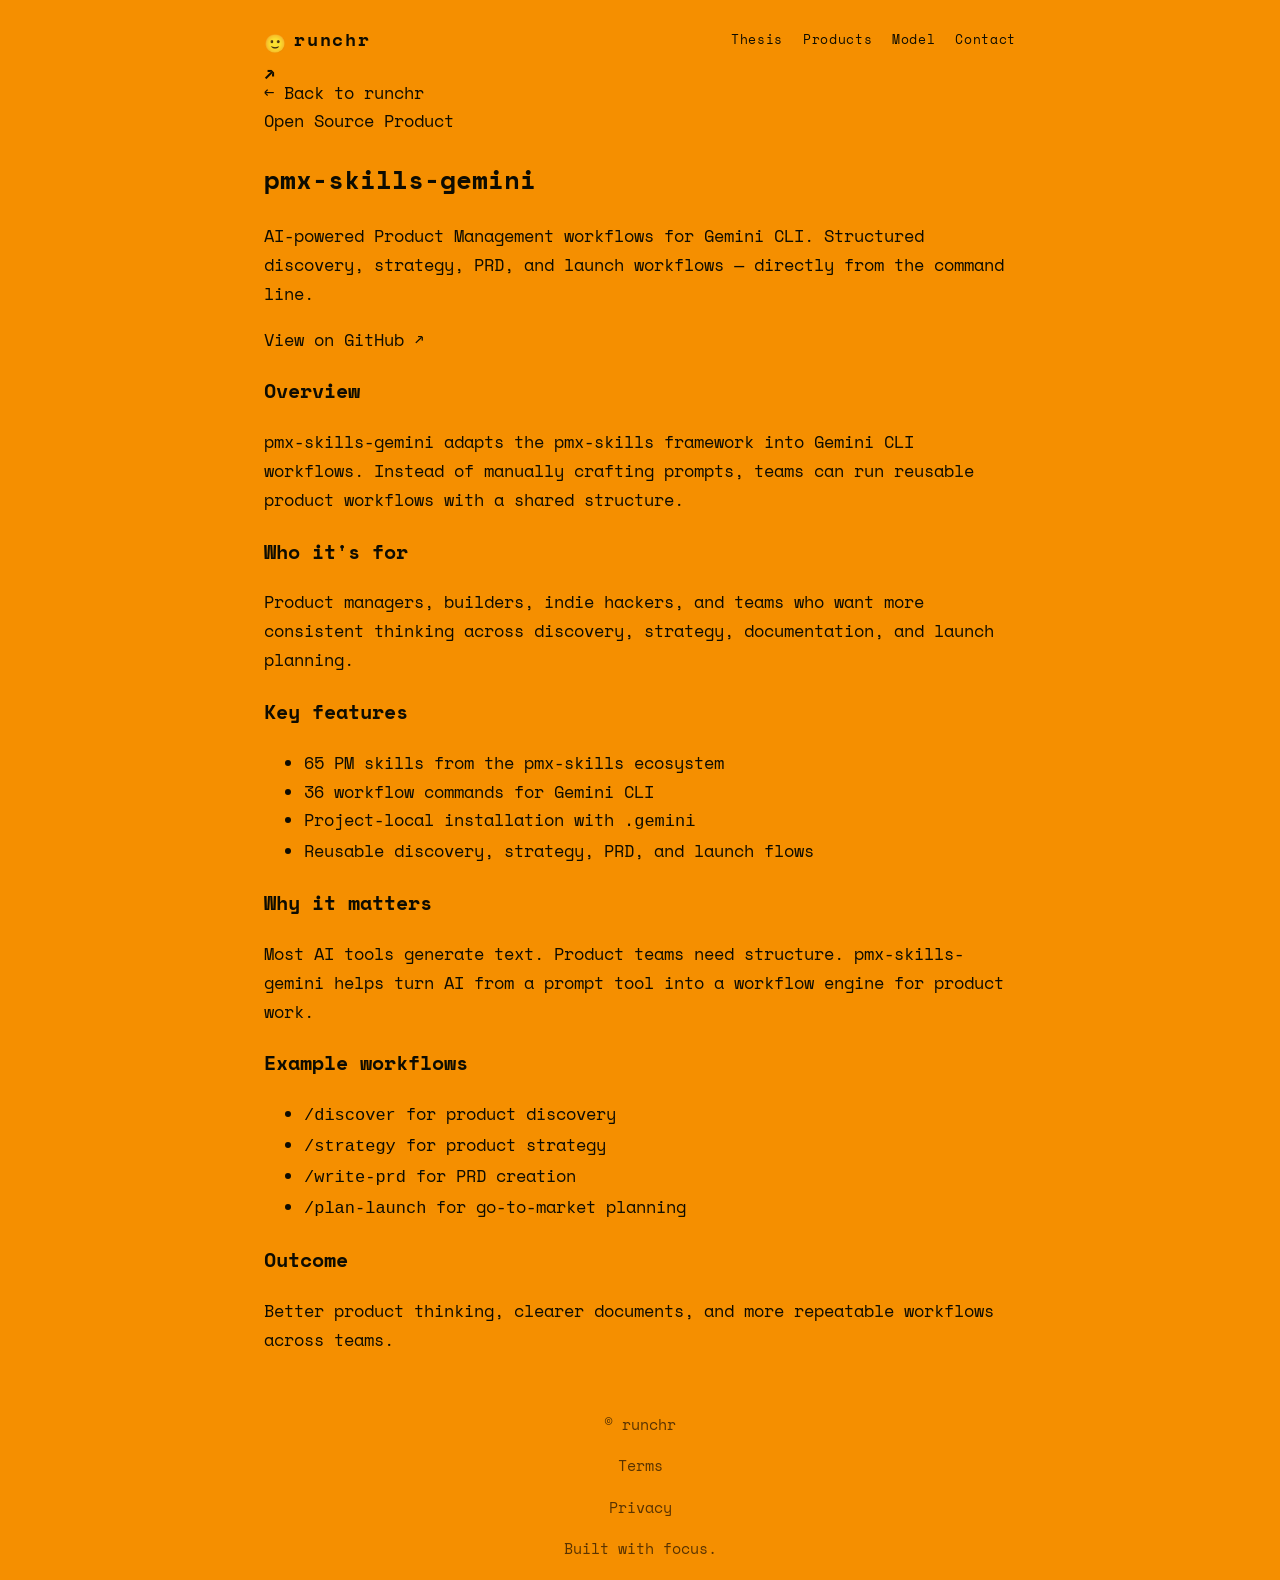
<file: services/pm-skills-gemini/index.html>
<!DOCTYPE html>
<html lang="en">

<head>
    <meta charset="UTF-8">
    <meta name="viewport" content="width=device-width,initial-scale=1">
    <title>pmx-skills-gemini — runchr</title>
    <meta name="description"
        content="AI-powered Product Management workflows for Gemini CLI. Run structured discovery, strategy, PRD, and launch workflows directly from the command line.">
    <link rel="icon" type="image/svg+xml" href="../../assets/favicon.svg">
    <link rel="stylesheet" href="../../assets/style.css">
</head>

<body>
    <div class="wrap service-wrap">
        <header class="site-header">
            <a class="logo" href="../../index.html">
                <span class="logo-mark">🙂<span class="arrow">↗</span></span>
                <span>runchr</span>
            </a>
            <nav class="nav">
                <a href="../../index.html#thesis">Thesis</a>
                <a href="../../index.html#products">Products</a>
                <a href="../../index.html#model">Model</a>
                <a href="../../index.html#contact">Contact</a>
            </nav>
        </header>

        <main>
            <section class="service-hero">
                <a class="back-link" href="../../index.html">← Back to runchr</a>
                <div class="eyebrow">Open Source Product</div>
                <h1 class="service-title">pmx-skills-gemini</h1>
                <p class="service-desc">
                    AI-powered Product Management workflows for Gemini CLI.
                    Structured discovery, strategy, PRD, and launch workflows — directly from the command line.
                </p>
                <p style="margin-top:16px;">
                    <a href="https://github.com/runchr-com/pmx-skills-gemini" target="_blank" rel="noopener noreferrer">
                        View on GitHub ↗
                    </a>
                </p>
            </section>

            <section class="service-grid">
                <div class="service-card">
                    <h3>Overview</h3>
                    <p>
                        pmx-skills-gemini adapts the pmx-skills framework into Gemini CLI workflows.
                        Instead of manually crafting prompts, teams can run reusable product workflows with a shared structure.
                    </p>
                </div>

                <div class="service-card">
                    <h3>Who it's for</h3>
                    <p>
                        Product managers, builders, indie hackers, and teams who want more consistent thinking across discovery,
                        strategy, documentation, and launch planning.
                    </p>
                </div>

                <div class="service-card">
                    <h3>Key features</h3>
                    <ul>
                        <li>65 PM skills from the pmx-skills ecosystem</li>
                        <li>36 workflow commands for Gemini CLI</li>
                        <li>Project-local installation with <code>.gemini</code></li>
                        <li>Reusable discovery, strategy, PRD, and launch flows</li>
                    </ul>
                </div>

                <div class="service-card">
                    <h3>Why it matters</h3>
                    <p>
                        Most AI tools generate text. Product teams need structure.
                        pmx-skills-gemini helps turn AI from a prompt tool into a workflow engine for product work.
                    </p>
                </div>

                <div class="service-card">
                    <h3>Example workflows</h3>
                    <ul>
                        <li><code>/discover</code> for product discovery</li>
                        <li><code>/strategy</code> for product strategy</li>
                        <li><code>/write-prd</code> for PRD creation</li>
                        <li><code>/plan-launch</code> for go-to-market planning</li>
                    </ul>
                </div>

                <div class="service-card">
                    <h3>Outcome</h3>
                    <p>
                        Better product thinking, clearer documents, and more repeatable workflows across teams.
                    </p>
                </div>
            </section>
        </main>

        <footer class="site-footer">
            <span>© runchr</span>
            <span><a href="https://runchr.com/terms">Terms</a></span>
            <span><a href="https://runchr.com/privacy">Privacy</a></span>
            <span>Built with focus.</span>
        </footer>
    </div>
</body>

</html>
</file>
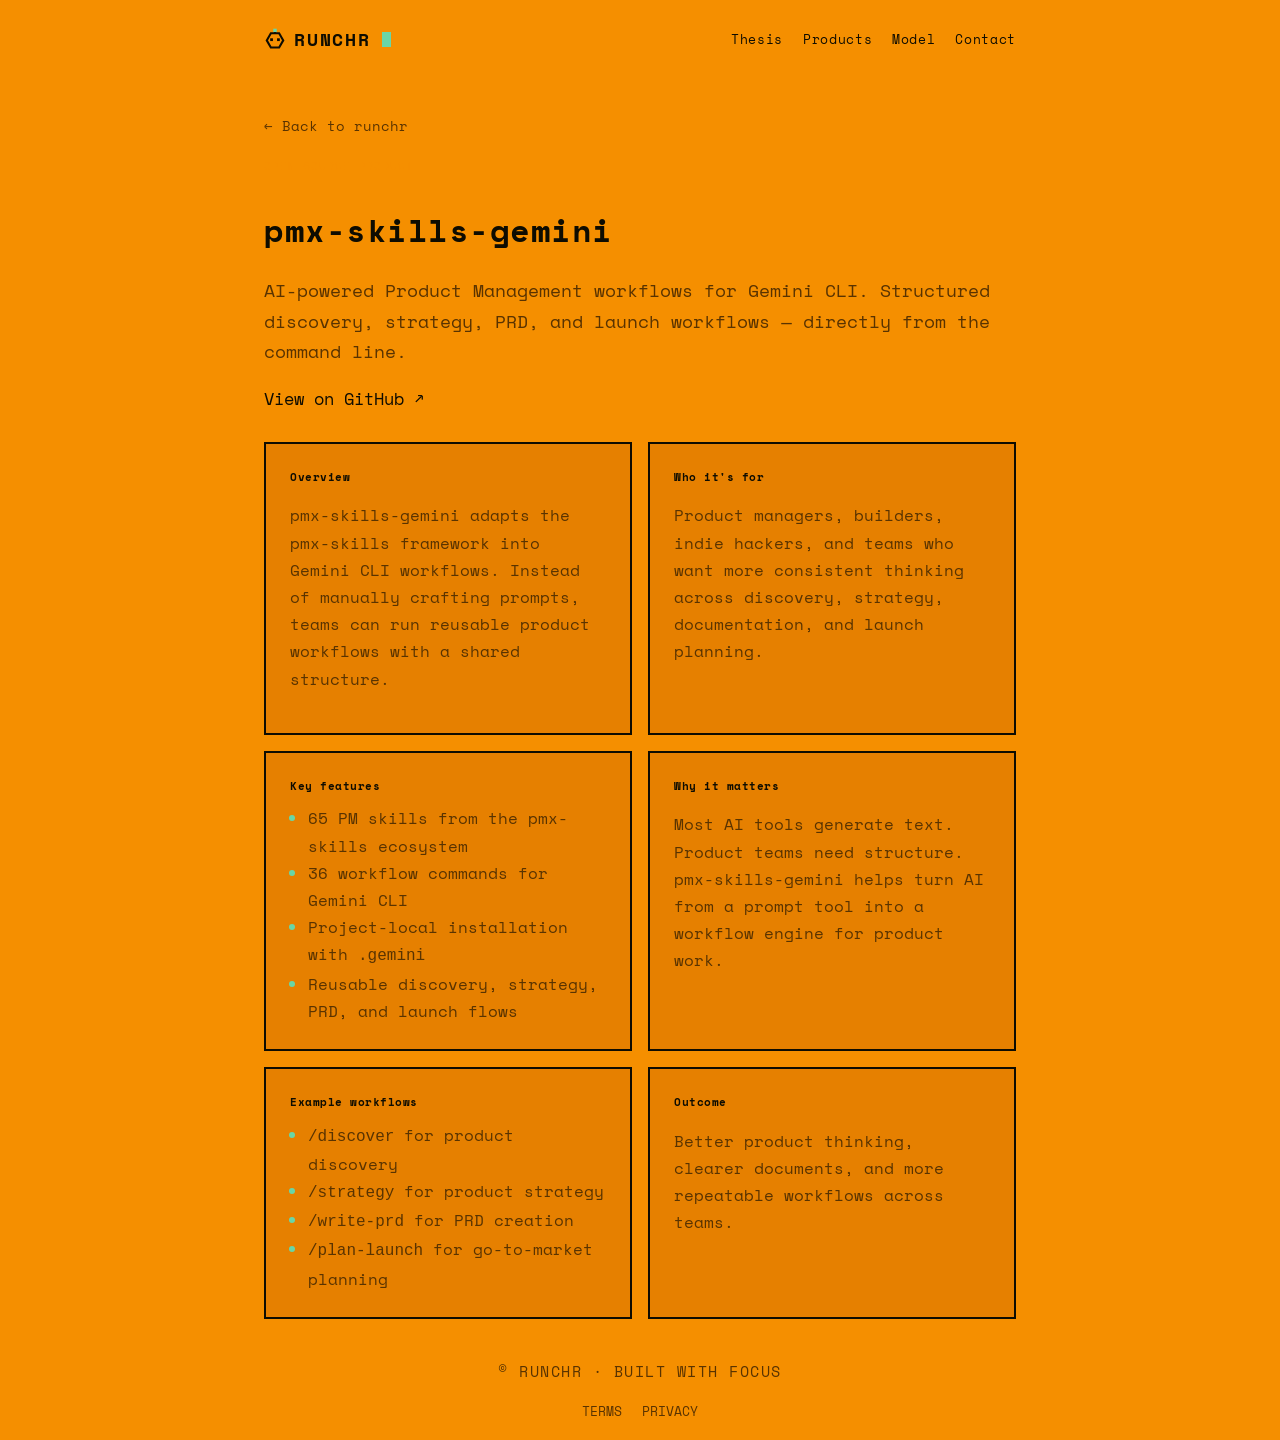
<file: services/pmx-skills-gemini/index.html>
<!DOCTYPE html>
<html lang="en">

<head>
    <meta charset="UTF-8">
    <meta name="viewport" content="width=device-width,initial-scale=1">
    <title>pmx-skills-gemini — runchr</title>
    <meta name="description"
        content="AI-powered Product Management workflows for Gemini CLI. Run structured discovery, strategy, PRD, and launch workflows directly from the command line.">
    <link rel="icon" type="image/svg+xml" href="../../assets/favicon.svg">
    <link rel="stylesheet" href="../../assets/style.css">
<style>
.service-hero { margin: 32px 0 28px; }
.service-title { margin-bottom: 12px; font-family: 'Space Mono', monospace; font-size: clamp(20px, 3vw, 32px); letter-spacing: 0.5px; }
.service-desc { max-width: 760px; line-height: 1.7; font-size: 18px; color: var(--text-dim); }
.eyebrow { font-size: 11px; letter-spacing: 0.08em; text-transform: uppercase; color: var(--yellow); margin-bottom: 10px; font-family: 'Space Mono', monospace; }
.back-link { display: inline-block; margin-bottom: 20px; color: var(--text-dim); font-size: 14px; }
.back-link:hover { color: var(--cyan); }
.service-grid {
  display: grid;
  grid-template-columns: repeat(2, minmax(0, 1fr));
  gap: 16px;
  margin-top: 18px;
}
.service-card {
  border: 2px solid var(--border);
  padding: 24px;
  background: var(--bg-panel);
  box-shadow: inset -2px -2px 0 0 var(--shadow), inset 2px 2px 0 0 var(--border-hi), -2px -2px 0 0 var(--shadow), 2px 2px 0 0 var(--border-hi);
}
.service-card h3 { margin-top: 0; margin-bottom: 10px; font-family: 'Space Mono', monospace; font-size: 11px; letter-spacing: 0.5px; }
.service-card p, .service-card li { line-height: 1.7; color: var(--text-dim); font-size: 16px; }
.service-card ul { margin: 0; padding-left: 18px; }
.service-card li::marker { color: var(--cyan); }
@media (max-width: 700px) {
  .service-grid { grid-template-columns: 1fr; }
}
</style>
</head>

<body>
    <div class="wrap service-wrap">
        <header class="site-header">
            <a class="logo" href="../../index.html" aria-label="runchr home">
                <svg class="logo-mark" viewBox="0 0 32 32" aria-hidden="true" focusable="false"><rect class="lm-accent" x="13.5" y="1" width="5" height="5"/><rect x="14.5" y="6" width="3" height="2.5" fill="currentColor"/><path d="M28 18L22 28.39L10 28.39L4 18L10 7.61L22 7.61Z" fill="none" stroke="currentColor" stroke-width="3"/><rect x="9" y="15" width="4" height="4" fill="currentColor"/><rect x="19" y="15" width="4" height="4" fill="currentColor"/></svg>
<span>RUNCHR</span><span class="logo-cursor" aria-hidden="true"></span>
            </a>
            <nav class="nav">
                <a href="../../index.html#thesis">Thesis</a>
                <a href="../../index.html#products">Products</a>
                <a href="../../index.html#model">Model</a>
                <a href="../../index.html#contact">Contact</a>
            </nav>
        </header>

        <main>
            <section class="service-hero">
                <a class="back-link" href="../../index.html">← Back to runchr</a>
                <div class="eyebrow">Open Source Product</div>
                <h1 class="service-title">pmx-skills-gemini</h1>
                <p class="service-desc">
                    AI-powered Product Management workflows for Gemini CLI.
                    Structured discovery, strategy, PRD, and launch workflows — directly from the command line.
                </p>
                <p style="margin-top:16px;">
                    <a href="https://github.com/runchr-com/pmx-skills-gemini" target="_blank" rel="noopener noreferrer">
                        View on GitHub ↗
                    </a>
                </p>
            </section>

            <section class="service-grid">
                <div class="service-card">
                    <h3>Overview</h3>
                    <p>
                        pmx-skills-gemini adapts the pmx-skills framework into Gemini CLI workflows.
                        Instead of manually crafting prompts, teams can run reusable product workflows with a shared structure.
                    </p>
                </div>

                <div class="service-card">
                    <h3>Who it's for</h3>
                    <p>
                        Product managers, builders, indie hackers, and teams who want more consistent thinking across discovery,
                        strategy, documentation, and launch planning.
                    </p>
                </div>

                <div class="service-card">
                    <h3>Key features</h3>
                    <ul>
                        <li>65 PM skills from the pmx-skills ecosystem</li>
                        <li>36 workflow commands for Gemini CLI</li>
                        <li>Project-local installation with <code>.gemini</code></li>
                        <li>Reusable discovery, strategy, PRD, and launch flows</li>
                    </ul>
                </div>

                <div class="service-card">
                    <h3>Why it matters</h3>
                    <p>
                        Most AI tools generate text. Product teams need structure.
                        pmx-skills-gemini helps turn AI from a prompt tool into a workflow engine for product work.
                    </p>
                </div>

                <div class="service-card">
                    <h3>Example workflows</h3>
                    <ul>
                        <li><code>/discover</code> for product discovery</li>
                        <li><code>/strategy</code> for product strategy</li>
                        <li><code>/write-prd</code> for PRD creation</li>
                        <li><code>/plan-launch</code> for go-to-market planning</li>
                    </ul>
                </div>

                <div class="service-card">
                    <h3>Outcome</h3>
                    <p>
                        Better product thinking, clearer documents, and more repeatable workflows across teams.
                    </p>
                </div>
            </section>
        </main>

        <footer class="site-footer">
            <div class="footer-meta">© RUNCHR · BUILT WITH FOCUS</div>
            <div class="footer-legal">
                <a href="../../terms/index.html">TERMS</a>
                <a href="../../privacy/index.html">PRIVACY</a>
            </div>
        </footer>
    </div>
</body>

</html>
</file>
<file: assets/style.css>
@import url("https://fonts.googleapis.com/css2?family=Space+Mono:wght@400;700&display=swap");

:root {
  --bg:        #F58F00;
  --bg-panel:  #E68000;
  --bg-card:   #FFFFFF;
  --border:    #0E0C01;
  --text:      #0E0C01;
  --text-dim:  #593300;
  --accent:    #0E0C01;
  --accent-alt:#69D6A7;
  --accent-warm:#FFB347;
  --cyan:      #69D6A7;
  --magenta:   #B8BB43;
  --yellow:    #F58F00;
  --green:     #69D6A7;
  --shadow:    rgba(0,0,0,0.1);
  --max:       800px;
}

* { box-sizing: border-box; }

html, body { margin: 0; padding: 0; overflow-x: hidden; }

html { scroll-behavior: smooth; -webkit-font-smoothing: antialiased; }

body {
  color: var(--text);
  font-family: 'Space Mono', monospace; font-size: 17px; line-height: 1.7;
  min-height: 100vh;
  background: var(--bg);
  animation: bg-breathe 8s ease-in-out infinite;
}

@keyframes bg-breathe {
  0%, 100% { background-color: #F58F00; }
  50% { background-color: #E08000; }
}

a { color: inherit; text-decoration: none; }

.wrap {
  max-width: var(--max); margin: 0 auto; padding: 0 24px;
  position: relative; z-index: 1;
}

/* ── Particles ── */
.particles {
  position: fixed;
  top: 0; left: 0; width: 100%; height: 100%;
  pointer-events: none;
  z-index: 0;
  overflow: hidden;
}

.particles span {
  position: absolute;
  display: block;
  animation: particle-rise linear infinite;
}

.particles span:nth-child(1)  { left: 5%;  width: 3px; height: 3px; background: rgba(14,12,1,0.10); animation-duration: 18s; animation-delay: 0s; }
.particles span:nth-child(2)  { left: 15%; width: 5px; height: 5px; background: rgba(105,214,167,0.20);  animation-duration: 22s; animation-delay: 2s; }
.particles span:nth-child(3)  { left: 25%; width: 4px; height: 4px; background: rgba(14,12,1,0.07); animation-duration: 20s; animation-delay: 4s; }
.particles span:nth-child(4)  { left: 35%; width: 6px; height: 6px; background: rgba(105,214,167,0.15);  animation-duration: 25s; animation-delay: 1s; }
.particles span:nth-child(5)  { left: 45%; width: 3px; height: 3px; background: rgba(14,12,1,0.09); animation-duration: 16s; animation-delay: 3s; }
.particles span:nth-child(6)  { left: 55%; width: 5px; height: 5px; background: rgba(14,12,1,0.06); animation-duration: 21s; animation-delay: 5s; }
.particles span:nth-child(7)  { left: 65%; width: 7px; height: 7px; background: rgba(105,214,167,0.12);  animation-duration: 24s; animation-delay: 7s; }
.particles span:nth-child(8)  { left: 75%; width: 4px; height: 4px; background: rgba(14,12,1,0.08); animation-duration: 19s; animation-delay: 6s; }
.particles span:nth-child(9)  { left: 82%; width: 3px; height: 3px; background: rgba(105,214,167,0.18);  animation-duration: 17s; animation-delay: 9s; }
.particles span:nth-child(10) { left: 92%; width: 5px; height: 5px; background: rgba(14,12,1,0.07); animation-duration: 23s; animation-delay: 8s; }

@keyframes particle-rise {
  0%   { transform: translateY(100vh) rotate(0deg);   opacity: 0; }
  10%  { opacity: 1; }
  85%  { opacity: 1; }
  100% { transform: translateY(-5vh) rotate(180deg);  opacity: 0; }
}

/* ── Dividers ── */
.pixel-divider {
  height: 3px; margin: 0;
  background: repeating-linear-gradient(
    90deg, var(--text) 0px, var(--text) 4px,
    transparent 4px, transparent 8px
  );
}

/* ── Sections ── */
.section-label {
  font-family: 'Space Mono', monospace;
  font-size: 13px; letter-spacing: 0.1em; text-transform: uppercase;
  color: var(--text-dim); margin-bottom: 12px;
}

.section-title {
  font-family: 'Space Mono', monospace;
  font-size: clamp(22px, 3vw, 32px); margin: 0 0 14px;
  letter-spacing: 0.02em; font-weight: 700;
}

.thesis-section,
.products,
.model-section,
.contact-section {
  padding: 48px 0;
  animation: fade-up 0.8s ease both;
}

@keyframes fade-up {
  from { opacity: 0; transform: translateY(24px); }
  to   { opacity: 1; transform: translateY(0); }
}

/* ── Header ── */
.site-header {
  display: flex; align-items: center; justify-content: space-between;
  padding: 24px 0;
  animation: fade-up 0.6s ease both;
}

.logo {
  display: flex; align-items: center; gap: 8px;
  font-family: 'Space Mono', monospace; font-size: 18px;
  color: var(--text); letter-spacing: 0.1em;
  font-weight: 700;
}

.logo-mark { width: 22px; height: 22px; flex: none; }

.logo-mark .lm-accent { fill: var(--accent-alt); }

.logo-cursor {
  width: 9px; height: 15px; flex: none;
  background: var(--accent-alt); margin-left: 3px;
  animation: blink 1.2s step-end infinite;
}

.brand-glyphs {
  font-family: 'Space Mono', monospace; font-weight: 700;
  font-size: 22px; letter-spacing: 0.1em;
  color: var(--text);
}

.brand-glyphs span {
  color: var(--text);
  animation: blink 1.2s step-end infinite;
}

.nav { display: flex; gap: 20px; }

.nav a {
  font-family: 'Space Mono', monospace; font-size: 13px;
  color: var(--text); padding: 4px 0; letter-spacing: 0.05em;
  position: relative;
}

.nav a::after {
  content: ''; position: absolute; bottom: -2px; left: 0; right: 0;
  height: 2px; background: var(--text);
  transform: scaleX(0); transition: transform 0.25s ease;
  transform-origin: left;
}

.nav a:hover::after { transform: scaleX(1); }

/* ── Hero ── */
.hero {
  padding: 60px 0 48px; text-align: center;
  animation: fade-up 0.8s ease 0.15s both;
}

.hero-badge {
  display: inline-block; font-family: 'Space Mono', monospace;
  font-size: 12px; color: var(--text-dim); padding: 4px 12px;
  margin-bottom: 24px; letter-spacing: 0.12em;
  border: 1px solid var(--text-dim);
}

.hero h1 {
  font-family: 'Space Mono', monospace; font-weight: 700;
  font-size: clamp(22px, 4vw, 36px); line-height: 1.3;
  margin: 0 0 16px; letter-spacing: 0.02em;
}

.hero h1 .highlight-accent { color: var(--accent-alt); }

.hero h1 .highlight-accent-alt { color: var(--text); }

.hero-copy {
  max-width: 600px; margin: 0 auto; font-size: 17px;
  color: var(--text-dim); line-height: 1.7;
}

.hero-mascot {
  width: 200px; height: auto; margin-top: 40px;
  image-rendering: pixelated;
  filter: drop-shadow(3px 3px 0 rgba(0,0,0,0.12));
}

/* ── Cmd Prompt ── */
.cmd-prompt {
  font-family: 'Space Mono', monospace; font-size: 13px;
  color: var(--text-dim); margin-top: 16px; padding: 10px 14px;
  background: var(--bg-panel); display: inline-block;
  border: 1px solid var(--text-dim);
  position: relative;
  overflow: hidden;
}

.cmd-prompt::before {
  content: ''; position: absolute; top: 0; left: -100%; width: 100%; height: 100%;
  background: linear-gradient(90deg, transparent, rgba(105,214,167,0.15), transparent);
  animation: cmd-scan 3s ease-in-out infinite;
}

@keyframes cmd-scan {
  0%   { left: -100%; }
  100% { left: 200%; }
}

.cmd-prompt .cursor-blink {
  animation: blink 1s step-end infinite; color: var(--text);
}

@keyframes blink {
  0%, 100% { opacity: 1; }
  50% { opacity: 0; }
}

/* ── Card ── */
.card {
  padding: 28px;
  display: flex; flex-direction: column; position: relative;
  background: var(--bg-card);
  border: 2px solid var(--text);
  transition: 0.3s cubic-bezier(0.25, 0.1, 0.25, 1);
  max-width: 400px;
}

.card:hover {
  background: var(--accent-alt);
  border-color: var(--accent-alt);
  transform: translateY(-4px);
  box-shadow: 8px 8px 0 rgba(0,0,0,0.1);
}

.card:hover .card-link,
.card:hover .badge,
.card:hover p,
.card:hover h3 { color: #0E0C01; }

.card .badge {
  font-family: 'Space Mono', monospace; font-size: 10px;
  padding: 4px 8px; background: var(--bg);
  display: inline-block; margin-bottom: 14px; align-self: flex-start;
  border: 1px solid var(--text);
  color: var(--text);
}

.card h3 {
  font-family: 'Space Mono', monospace; font-size: 15px;
  margin-bottom: 10px; letter-spacing: 0.05em; font-weight: 700;
}

.card p { font-size: 16px; color: var(--text-dim); line-height: 1.6; }

.card .card-link {
  font-family: 'Space Mono', monospace; font-size: 11px; color: var(--text);
  margin-top: auto; padding-top: 14px; display: inline-block; align-self: flex-start;
  font-weight: 700;
}

/* ── Contact ── */
.contact-card { text-align: center; padding: 40px 24px; }

.contact-card h2 {
  font-family: 'Space Mono', monospace; font-weight: 700;
  font-size: clamp(16px, 2.5vw, 22px); margin-bottom: 14px;
  letter-spacing: 0.02em;
}

.contact-card p { font-size: 17px; color: var(--text-dim); margin-bottom: 24px; }

.contact-email {
  font-family: 'Space Mono', monospace; font-size: 14px;
  color: var(--bg); display: inline-block; padding: 10px 20px;
  letter-spacing: 0.05em; font-weight: 700;
  background: var(--text);
  transition: 0.3s cubic-bezier(0.25, 0.1, 0.25, 1);
}

.contact-email:hover {
  background: var(--accent-alt);
  transform: translateY(-3px);
  box-shadow: 6px 6px 0 rgba(0,0,0,0.1);
}

/* ── Footer ── */
.site-footer {
  padding: 40px 0 28px;
  display: flex; flex-direction: column; align-items: center;
  gap: 16px; font-size: 15px; color: var(--text-dim);
  animation: fade-up 0.8s ease 0.3s both;
}

.footer-links { display: flex; gap: 20px; }

.footer-links a { color: var(--text); transition: 0.2s; display: inline-block; }

.footer-links a:hover { transform: translateY(-2px); }

.footer-meta { letter-spacing: 0.1em; color: var(--text-dim); }

.footer-legal { display: flex; gap: 20px; }

.footer-legal a { color: var(--text-dim); font-size: 13px; }

.footer-legal a:hover { color: var(--text); }

/* ── Responsive ── */
@media (max-width: 700px) {
  .site-header { flex-direction: column; gap: 12px; }
  .hero h1 { font-size: 20px; }
  .logo { font-size: 15px; }
  .nav a { font-size: 12px; }
  .hero-mascot { width: 160px; }
  .card { max-width: 100%; }
  .particles span { display: none; }
}

@media (prefers-reduced-motion: reduce) {
  .logo-cursor,
  .brand-glyphs span,
  .particles span,
  body,
  .cmd-prompt::before { animation: none !important; }
}
</file>
